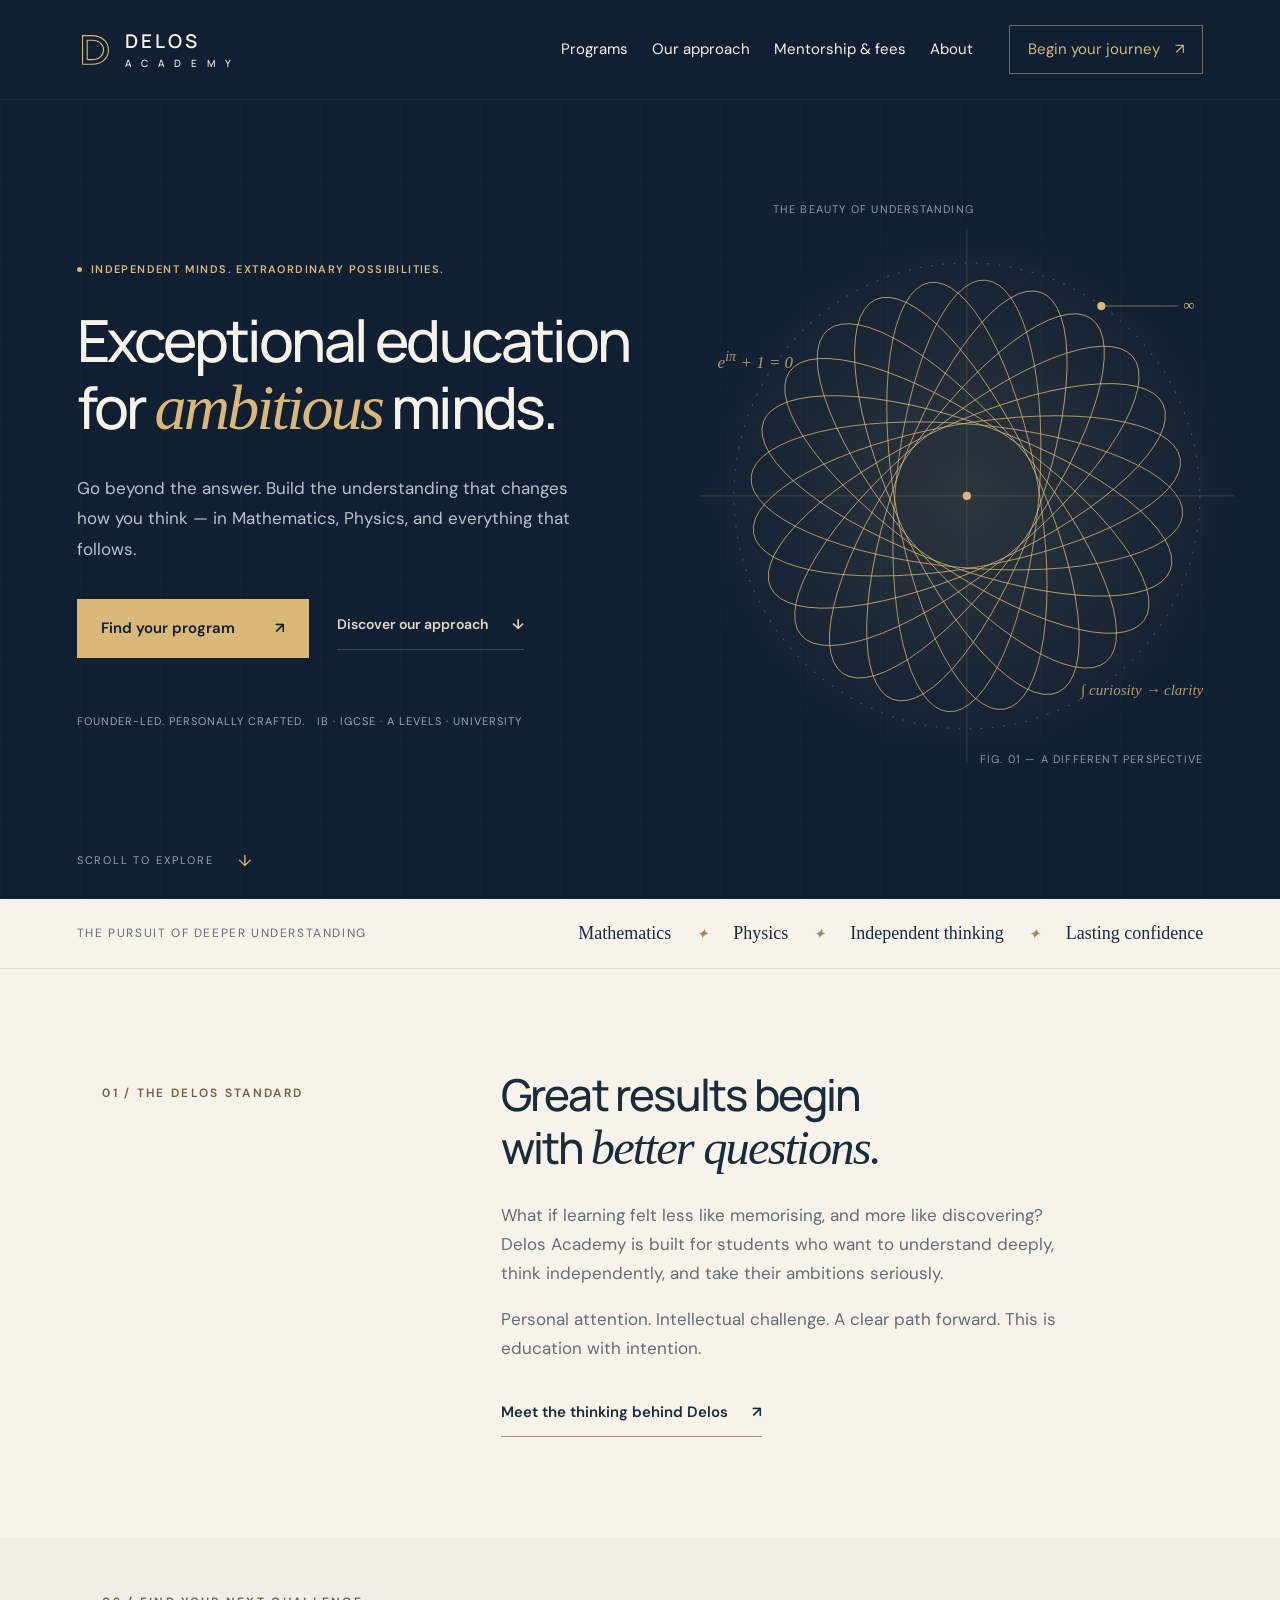
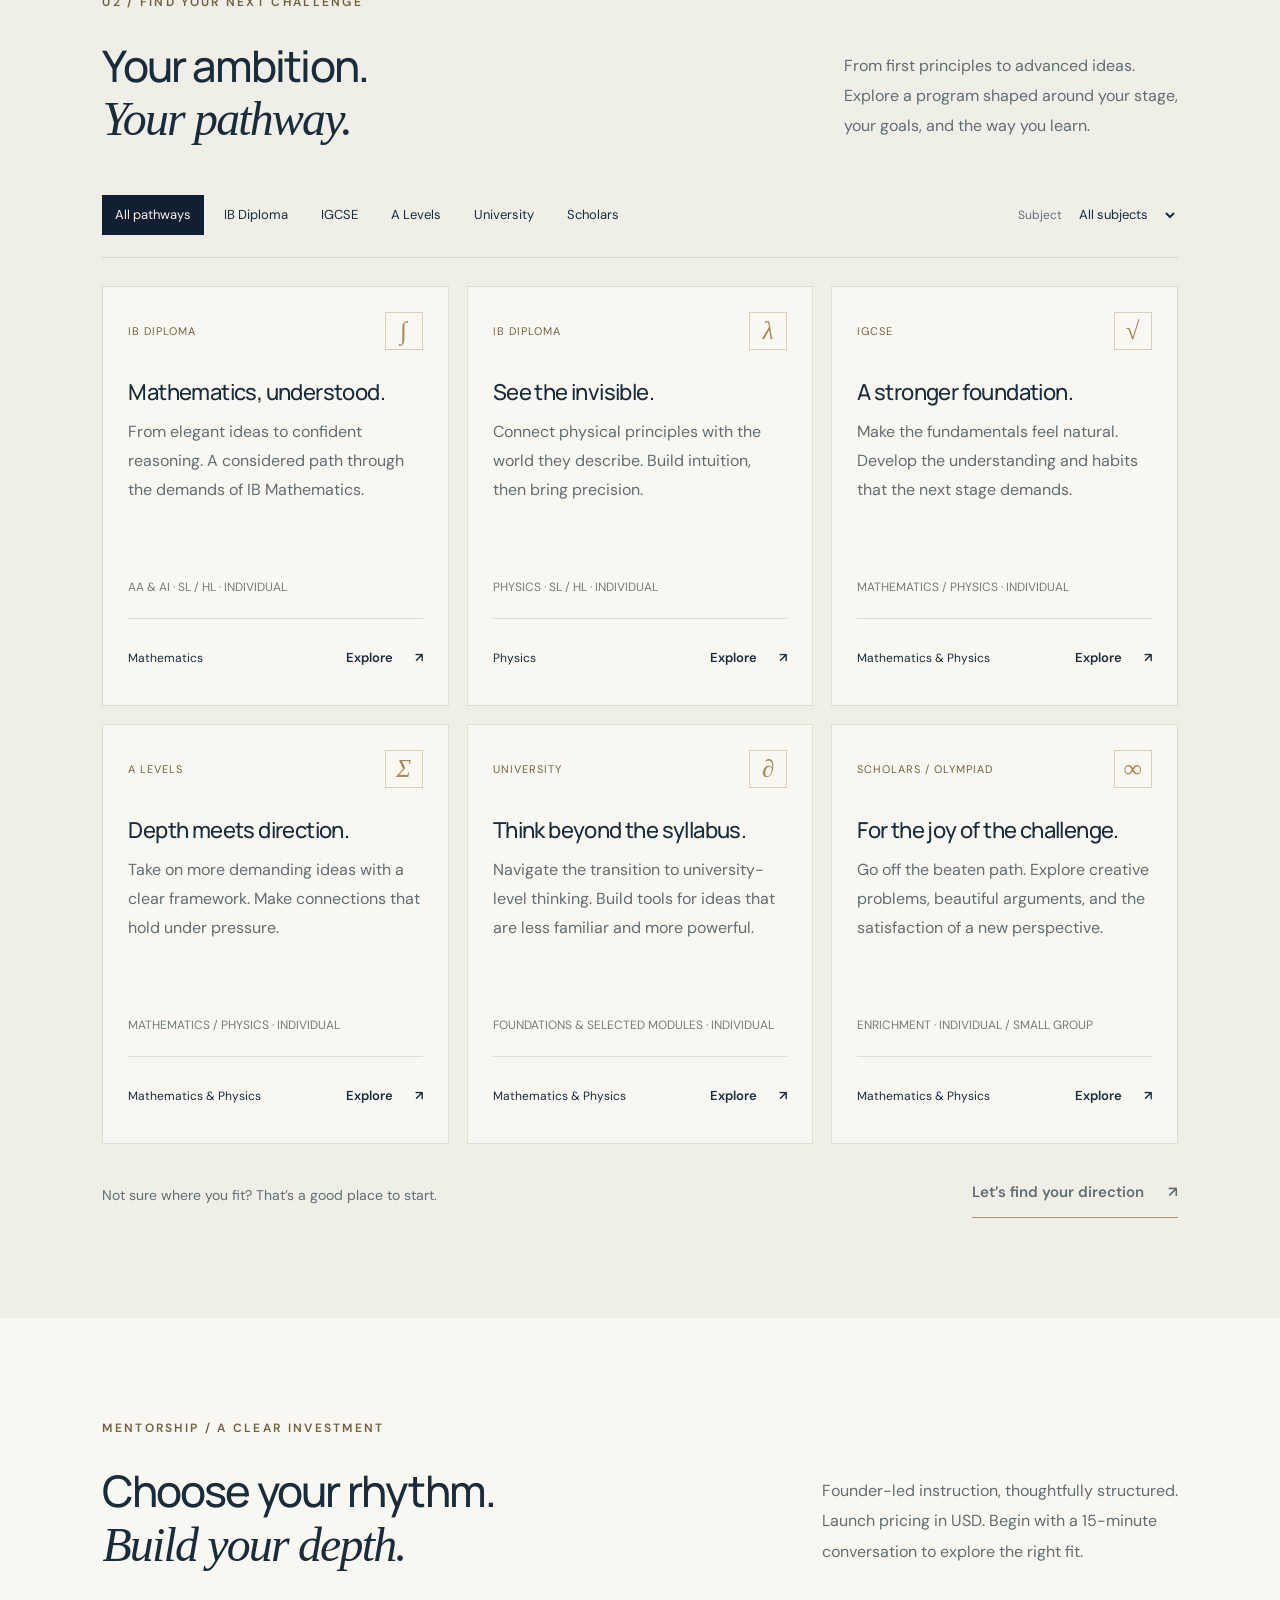
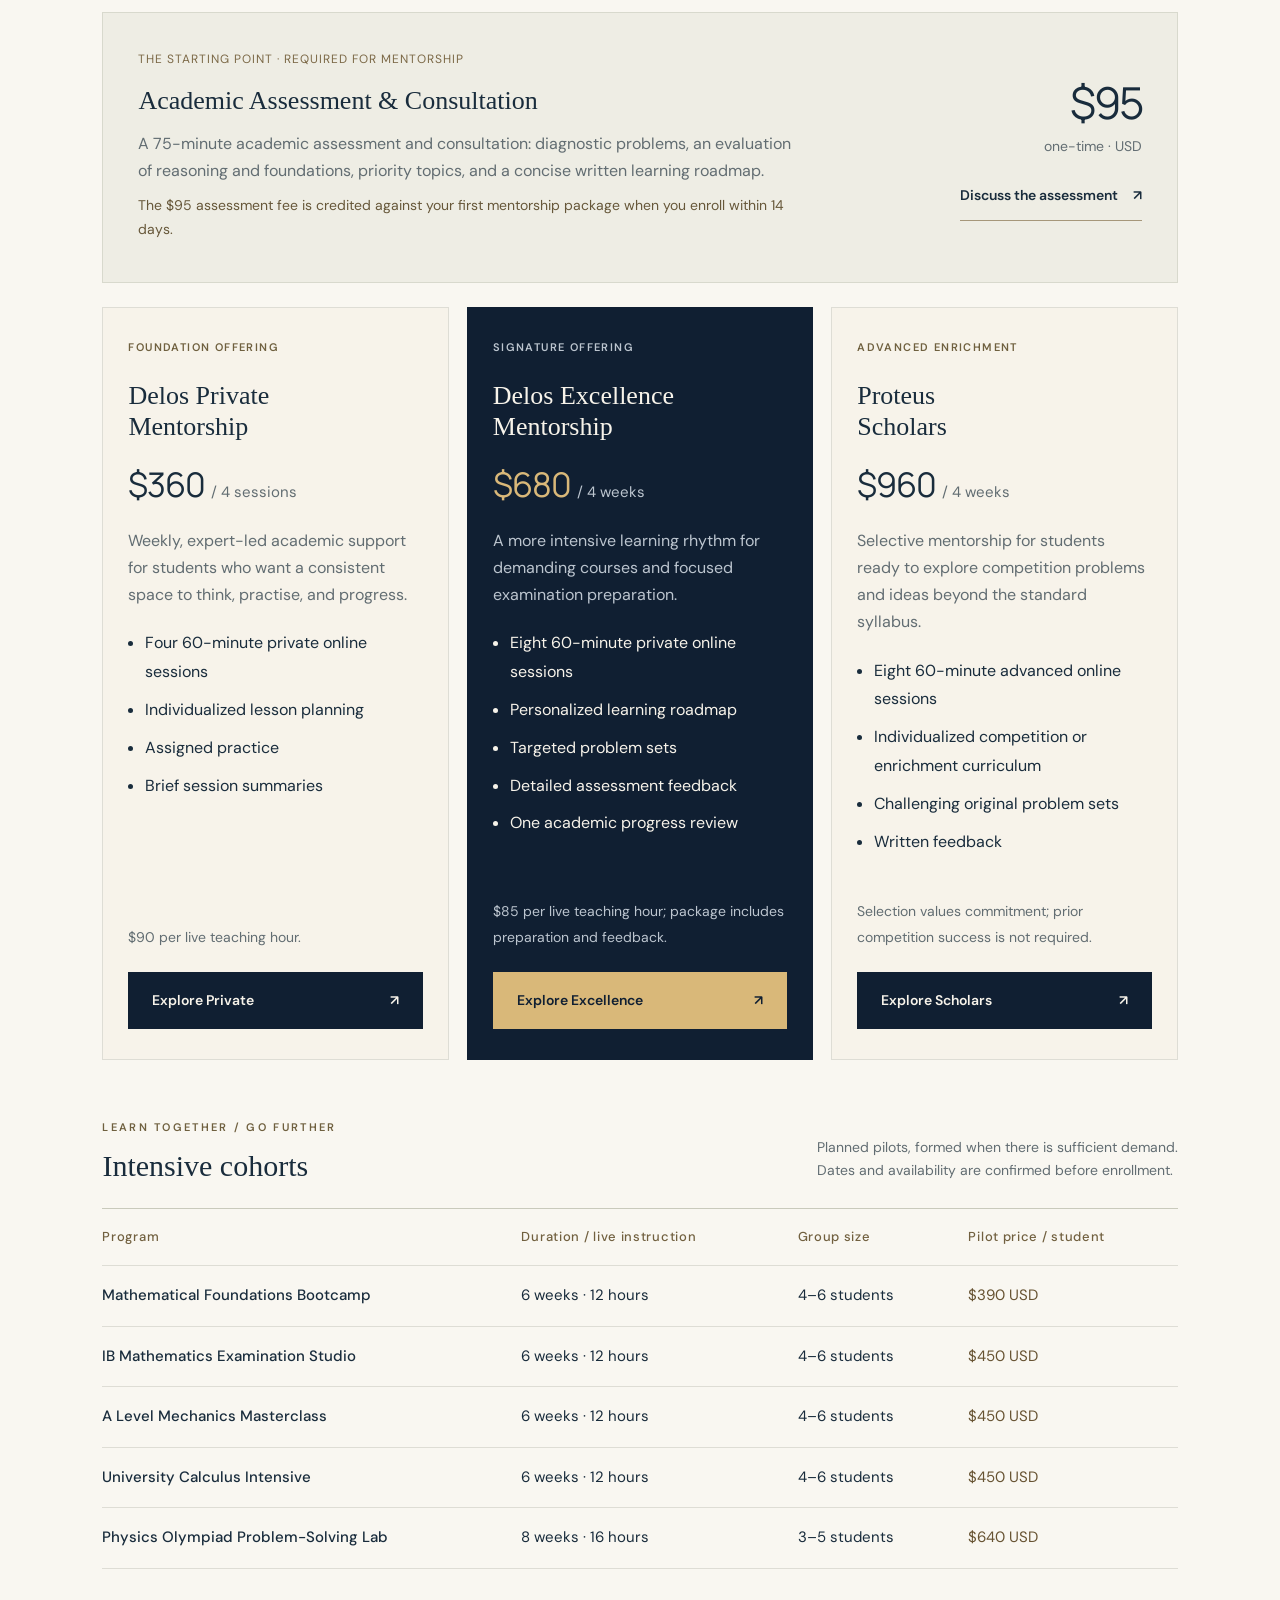
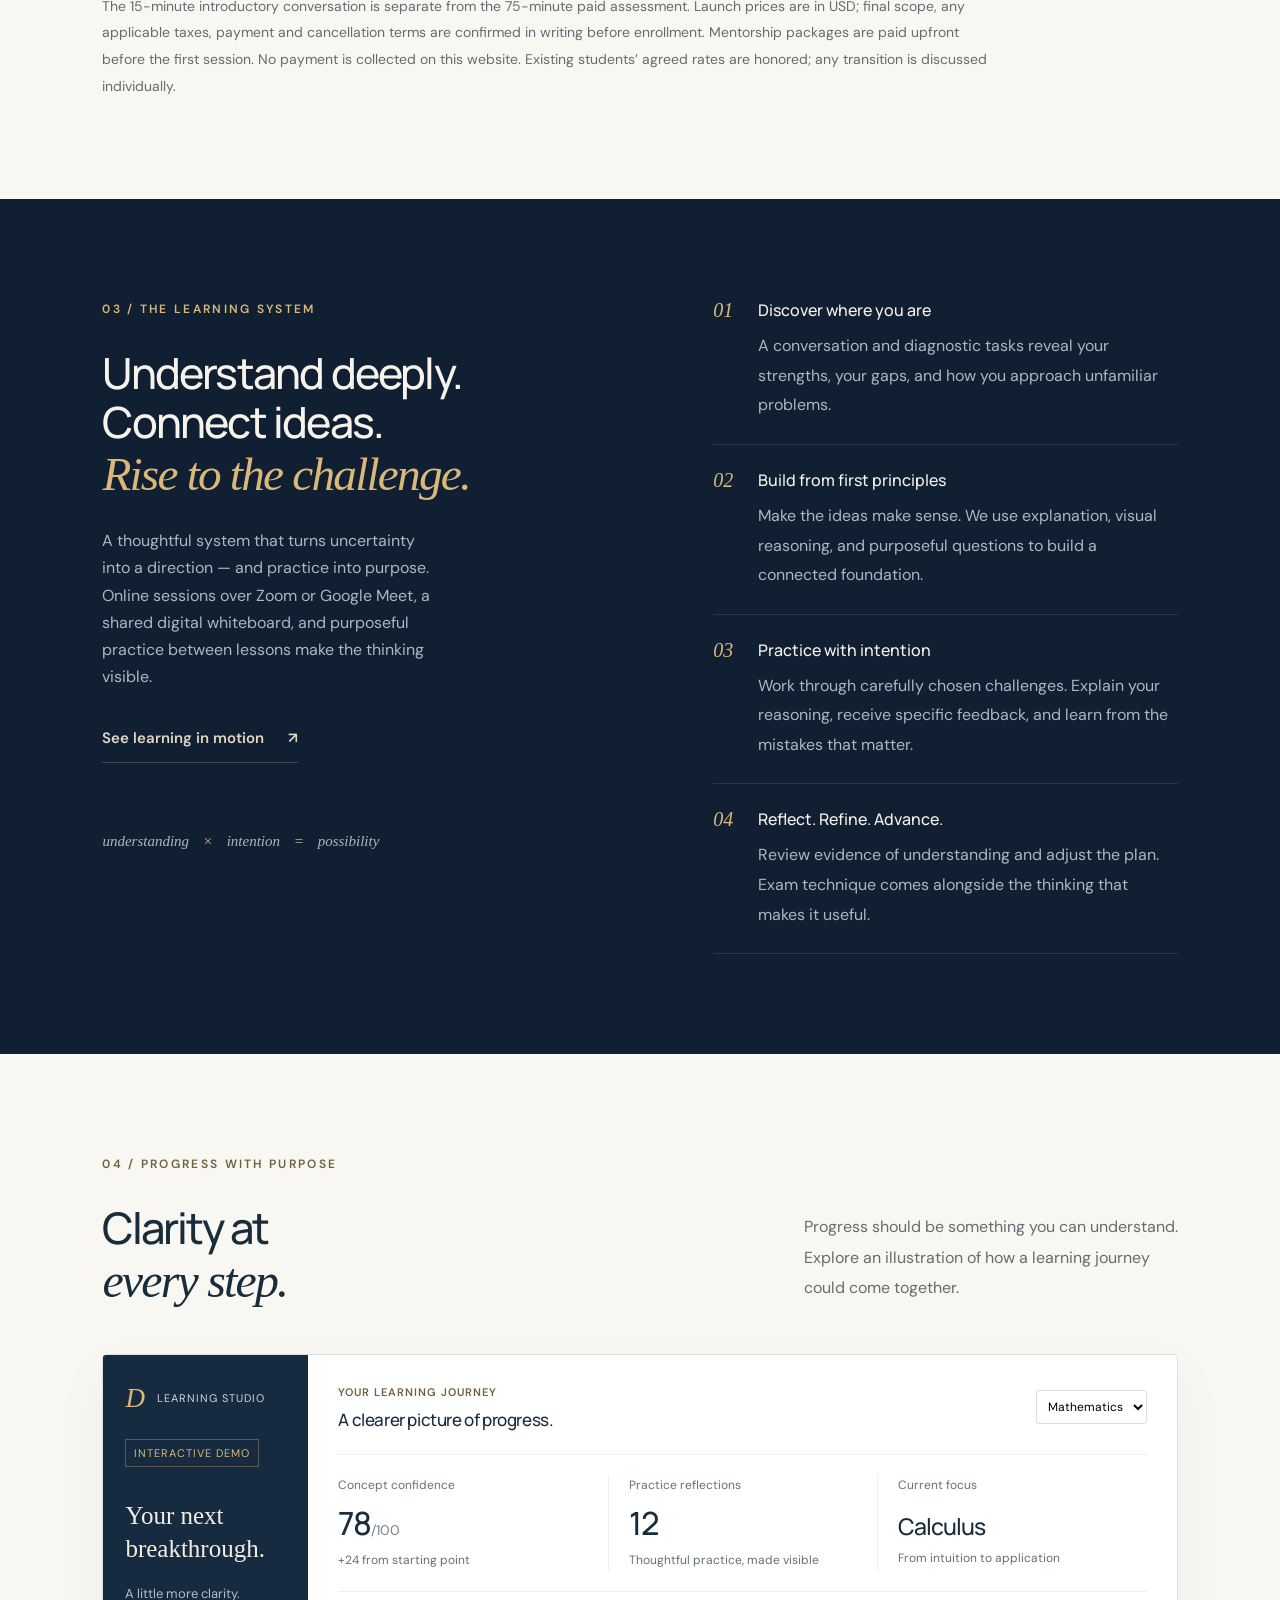
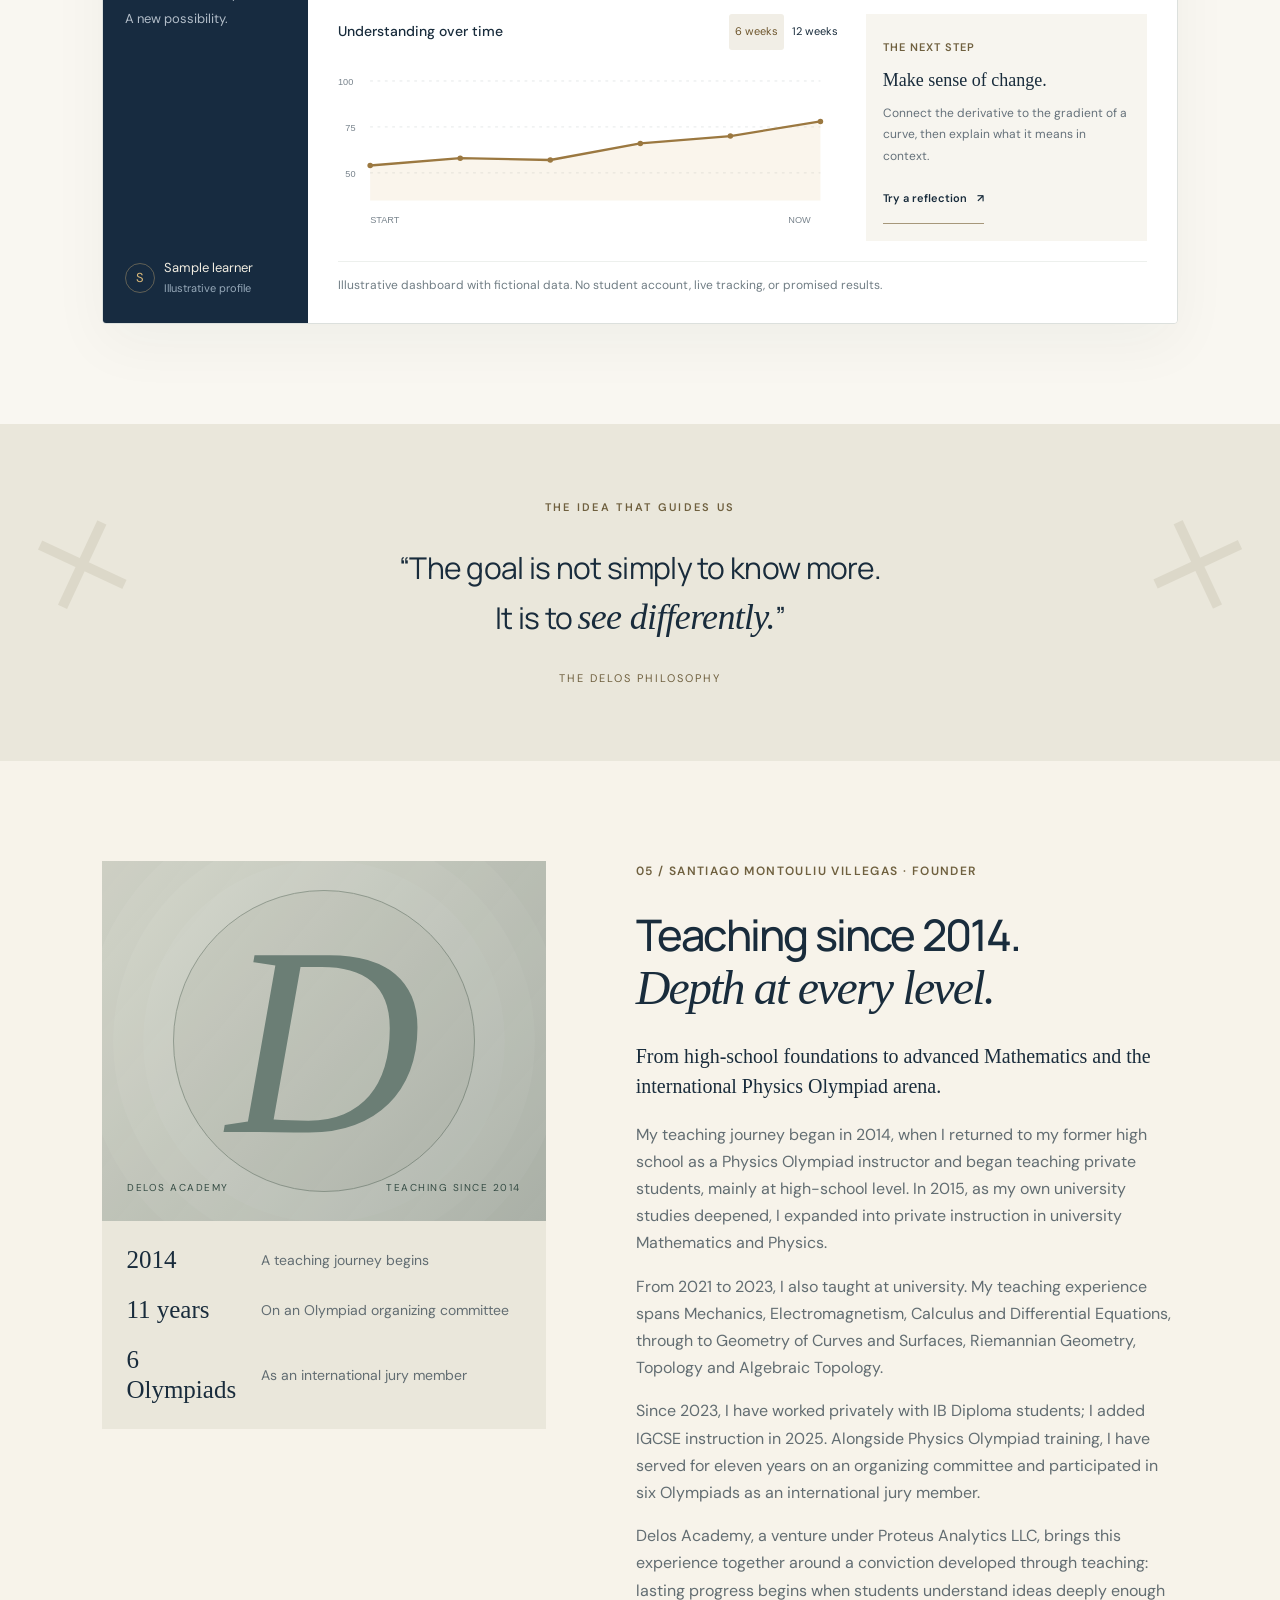
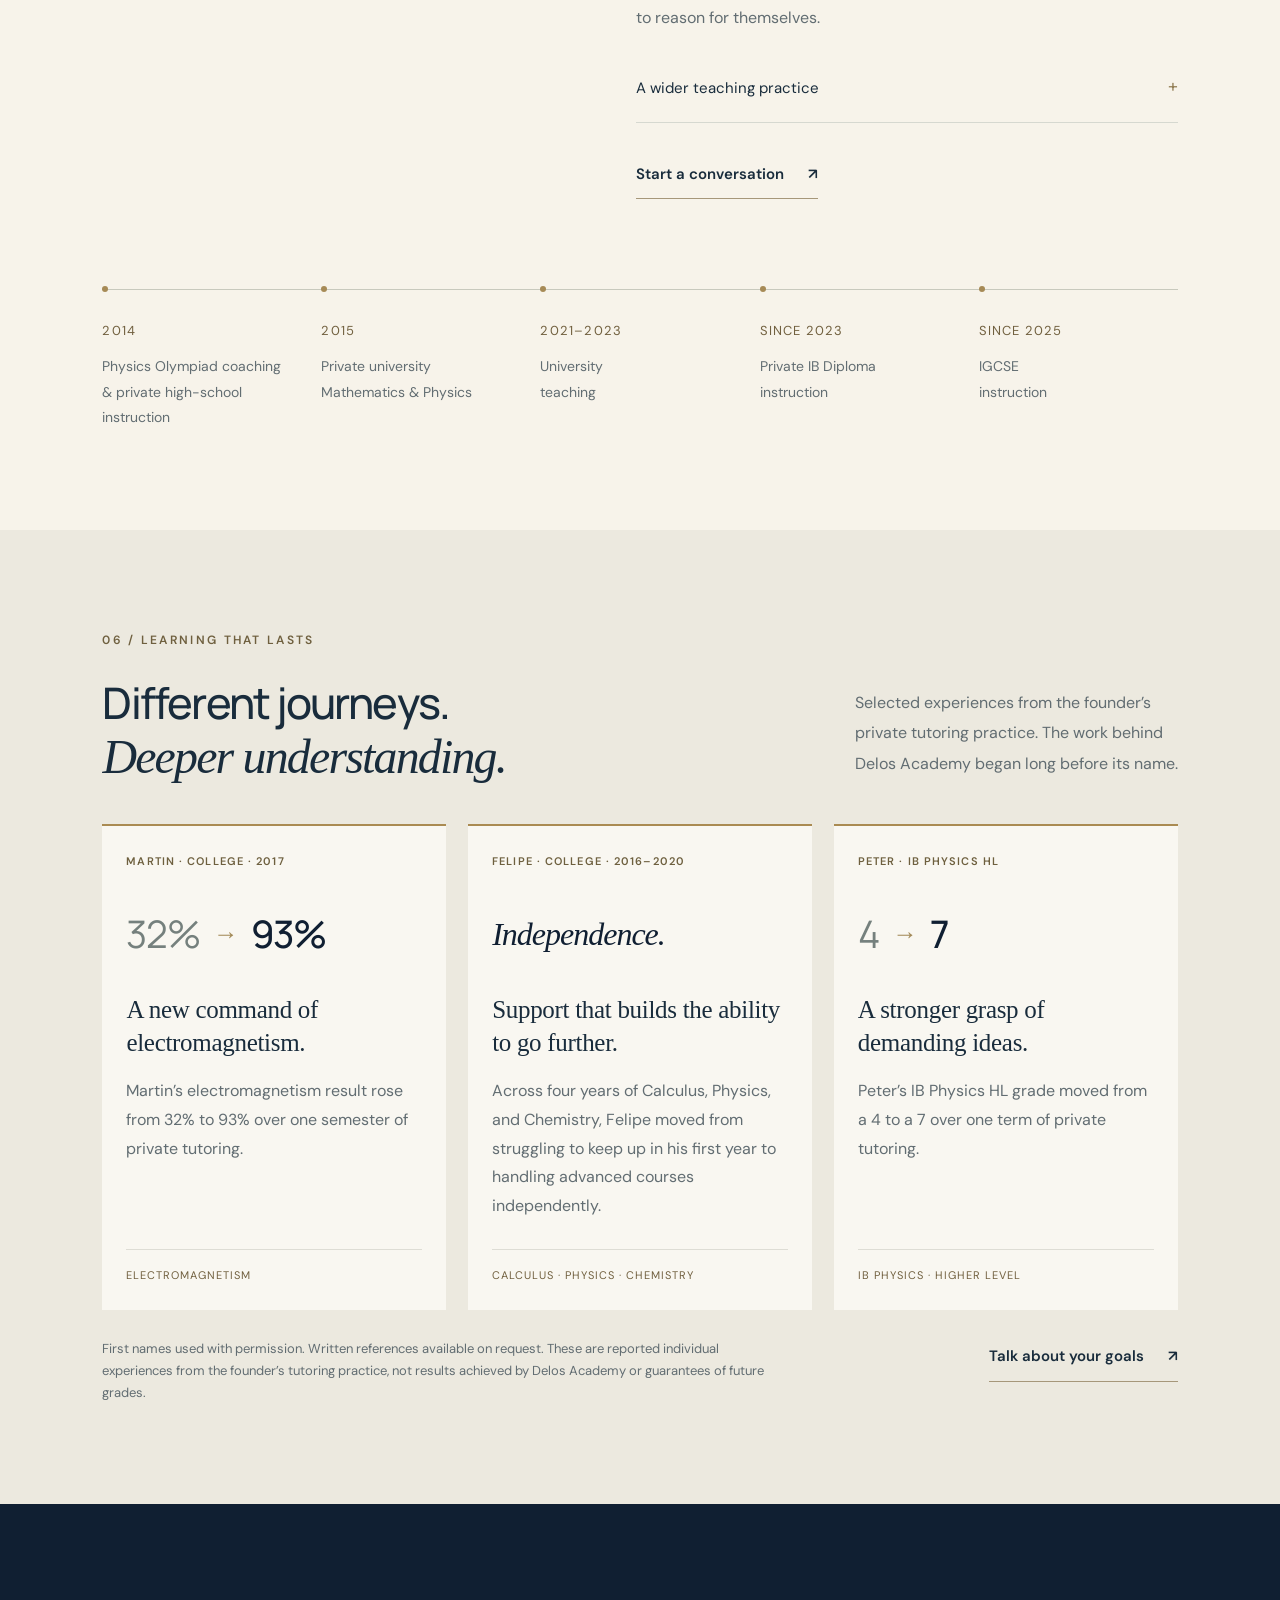
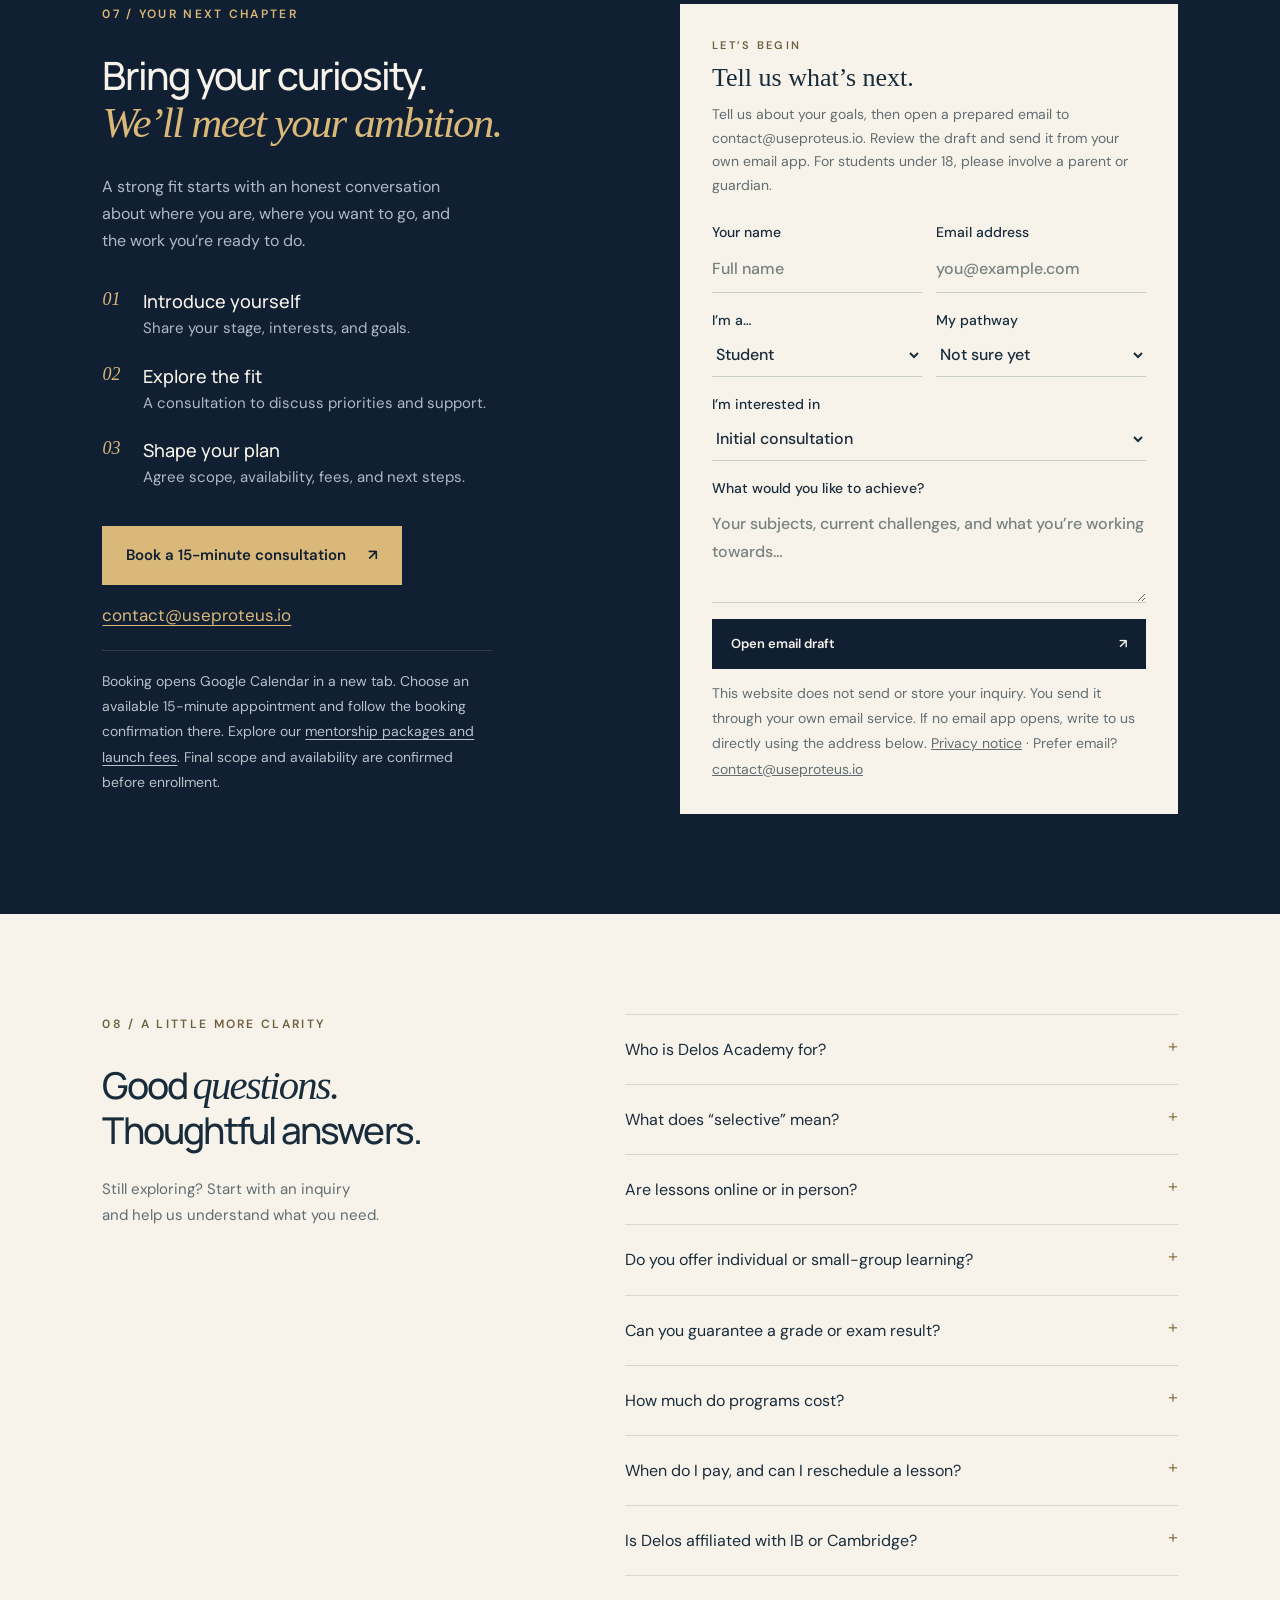
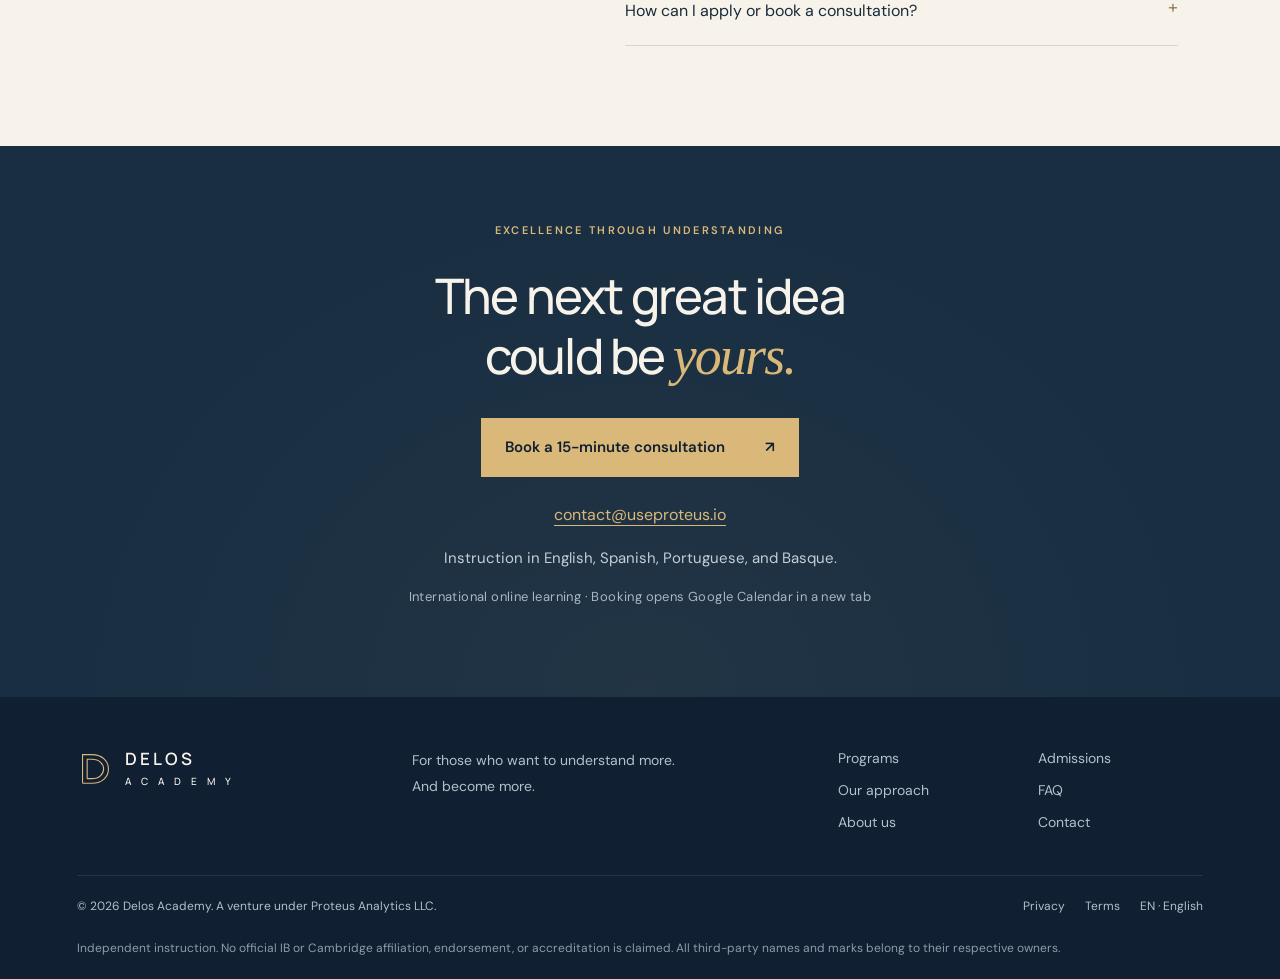
<file: index.html>
<!doctype html>
<html lang="en">
<head>
<meta charset="utf-8"><meta name="viewport" content="width=device-width,initial-scale=1">
<meta name="theme-color" content="#101F32"><title>Delos Academy — Excellence through understanding</title>
<meta name="description" content="Founder-led Mathematics and Physics for ambitious IB, IGCSE, A Level and university students. Discover a more thoughtful path to academic excellence.">
<meta property="og:type" content="website"><meta property="og:title" content="Delos Academy — Exceptional education for ambitious minds."><meta property="og:description" content="Mathematics. Physics. A deeper way of thinking. Explore founder-led international academic programs."><meta property="og:image" content="https://santimontouliu.github.io/proteus-academy/assets/social-card.png?v=20261026-delos"><meta property="og:url" content="https://santimontouliu.github.io/proteus-academy/"><meta name="twitter:card" content="summary_large_image">
<link rel="canonical" href="https://santimontouliu.github.io/proteus-academy/"><link rel="icon" href="./assets/mark.svg?v=20261026-delos" type="image/svg+xml"><link rel="stylesheet" href="./styles.css?v=20261026-delos">
<script type="application/ld+json">{"@context":"https://schema.org","@type":"EducationalOrganization","name":"Delos Academy","description":"Founder-led Mathematics and Physics education, a venture under Proteus Analytics LLC.","slogan":"Excellence through understanding","parentOrganization":{"@type":"Organization","name":"Proteus Analytics LLC"}}</script>
<script src="./app.js?v=20261026-delos" defer></script><script src="./email-draft.js?v=20261026-delos" defer></script>
</head>
<body>
<a class="skip" href="#main">Skip to content</a>
<header class="site-header"><a class="brand" href="#" aria-label="Delos Academy home"><svg viewBox="0 0 40 44" aria-hidden="true"><path d="M6 38V7h10c24 0 24 31 0 31H6M11 33V12h5c17 0 17 21 0 21H11"/></svg><span>DELOS<span class="brand-sub">A C A D E M Y</span></span></a><button class="menu-toggle" aria-expanded="false" aria-controls="navigation" aria-label="Open navigation"><span></span><span></span></button><nav id="navigation" aria-label="Main navigation"><a href="#programs">Programs</a><a href="#approach">Our approach</a><a href="#pricing">Mentorship &amp; fees</a><a href="#about">About</a><a class="nav-cta" href="#admissions">Begin your journey <span aria-hidden="true">↗</span></a></nav></header>
<main id="main">
<section class="hero" aria-labelledby="hero-title"><div class="hero-grid"></div><div class="hero-copy"><p class="eyebrow"><span></span> INDEPENDENT MINDS. EXTRAORDINARY POSSIBILITIES.</p><h1 id="hero-title">Exceptional education<br> for <em>ambitious</em> minds.</h1><p class="hero-description">Go beyond the answer. Build the understanding that changes how you think — in Mathematics, Physics, and everything that follows.</p><div class="hero-actions"><a class="button gold" href="#programs">Find your program <span aria-hidden="true">↗</span></a><a class="text-link light" href="#approach">Discover our approach <span aria-hidden="true">↓</span></a></div><div class="hero-foot"><span>FOUNDER-LED. PERSONALLY CRAFTED.</span><span>IB · IGCSE · A LEVELS · UNIVERSITY</span></div></div>
<div class="hero-art" aria-hidden="true"><span class="art-label label-top">THE BEAUTY OF UNDERSTANDING</span><svg class="orbital" viewBox="0 0 600 600"><defs><radialGradient id="glow"><stop stop-color="#D9B879" stop-opacity=".15"/><stop offset="1" stop-color="#D9B879" stop-opacity="0"/></radialGradient></defs><circle cx="300" cy="300" r="270" fill="url(#glow)"/><g class="orbits" fill="none" stroke="#D9B879" stroke-width=".7"><ellipse cx="300" cy="300" rx="211" ry="70" transform="rotate(-55 300 300)"/><ellipse cx="300" cy="300" rx="211" ry="70" transform="rotate(-40 300 300)"/><ellipse cx="300" cy="300" rx="211" ry="70" transform="rotate(-25 300 300)"/><ellipse cx="300" cy="300" rx="211" ry="70" transform="rotate(-10 300 300)"/><ellipse cx="300" cy="300" rx="211" ry="70" transform="rotate(5 300 300)"/><ellipse cx="300" cy="300" rx="211" ry="70" transform="rotate(20 300 300)"/><ellipse cx="300" cy="300" rx="211" ry="70" transform="rotate(35 300 300)"/><ellipse cx="300" cy="300" rx="211" ry="70" transform="rotate(50 300 300)"/><ellipse cx="300" cy="300" rx="211" ry="70" transform="rotate(65 300 300)"/><ellipse cx="300" cy="300" rx="211" ry="70" transform="rotate(80 300 300)"/><ellipse cx="300" cy="300" rx="211" ry="70" transform="rotate(95 300 300)"/><ellipse cx="300" cy="300" rx="211" ry="70" transform="rotate(110 300 300)"/></g><circle cx="300" cy="300" r="227" fill="none" stroke="#D9B879" stroke-opacity=".3" stroke-dasharray="2 9"/><path d="M40 300h520M300 40v520" stroke="#D9B879" stroke-opacity=".18"/><circle cx="300" cy="300" r="4" fill="#D9B879"/><circle cx="431" cy="115" r="4" fill="#D9B879"/><path d="M431 115h75" stroke="#D9B879" stroke-opacity=".5"/><text x="511" y="119" fill="#D9B879" font-family="Georgia" font-style="italic" font-size="15">∞</text></svg><span class="equation equation-one">e<sup>iπ</sup> + 1 = 0</span><span class="equation equation-two">∫ curiosity → clarity</span><span class="art-label label-bottom">FIG. 01 — A DIFFERENT PERSPECTIVE</span></div><a class="scroll-cue" href="#intro" aria-label="Explore Delos Academy">SCROLL TO EXPLORE <span>↓</span></a></section>
<div class="discipline-strip"><span>THE PURSUIT OF DEEPER UNDERSTANDING</span><p>Mathematics <i>✦</i> Physics <i>✦</i> Independent thinking <i>✦</i> Lasting confidence</p></div>
<section id="intro" class="section intro"><p class="eyebrow ink">01 / THE DELOS STANDARD</p><div><h2>Great results begin<br> with <em>better questions.</em></h2><p>What if learning felt less like memorising, and more like discovering? Delos Academy is built for students who want to understand deeply, think independently, and take their ambitions seriously.</p><p>Personal attention. Intellectual challenge. A clear path forward. This is education with intention.</p><a class="text-link" href="#about">Meet the thinking behind Delos <span>↗</span></a></div></section>
<section id="programs" class="section programs"><div class="section-heading"><div><p class="eyebrow ink">02 / FIND YOUR NEXT CHALLENGE</p><h2>Your ambition.<br> <em>Your pathway.</em></h2></div><p>From first principles to advanced ideas.<br> Explore a program shaped around your stage,<br> your goals, and the way you learn.</p></div><div class="catalog-controls"><div class="filters" role="group" aria-label="Filter programs by level"><button class="active" data-filter="all" aria-pressed="true">All pathways</button><button data-filter="IB" aria-pressed="false">IB Diploma</button><button data-filter="IGCSE" aria-pressed="false">IGCSE</button><button data-filter="A Levels" aria-pressed="false">A Levels</button><button data-filter="University" aria-pressed="false">University</button><button data-filter="Scholars" aria-pressed="false">Scholars</button></div><label class="subject-select">Subject <select id="subject-filter"><option value="all">All subjects</option><option value="Mathematics">Mathematics</option><option value="Physics">Physics</option></select></label></div><p id="catalog-status" class="sr-only" aria-live="polite"></p><div id="program-grid" class="program-grid"></div><noscript><p>Programs cover IB Mathematics and Physics, IGCSE Mathematics and Physics, A Level Mathematics and Physics, university foundations, and Scholars / Olympiad preparation. Enable JavaScript to explore program details and filters.</p></noscript><div class="catalog-note"><span>Not sure where you fit? That’s a good place to start.</span><a class="text-link" href="#admissions">Let’s find your direction <span>↗</span></a></div></section>
<section id="pricing" class="section pricing"><div class="section-heading"><div><p class="eyebrow ink">MENTORSHIP / A CLEAR INVESTMENT</p><h2>Choose your rhythm.<br> <em>Build your depth.</em></h2></div><p>Founder-led instruction, thoughtfully structured.<br> Launch pricing in USD. Begin with a 15-minute<br> conversation to explore the right fit.</p></div>
<div class="assessment-offer"><div><span class="small-label">THE STARTING POINT · REQUIRED FOR MENTORSHIP</span><h3>Academic Assessment &amp; Consultation</h3><p>A 75-minute academic assessment and consultation: diagnostic problems, an evaluation of reasoning and foundations, priority topics, and a concise written learning roadmap.</p><p class="assessment-credit">The $95 assessment fee is credited against your first mentorship package when you enroll within 14 days.</p></div><div class="assessment-price"><strong>$95</strong><span>one-time · USD</span><a class="text-link" href="https://calendar.app.google/bJGampQ4B7evMxxW9" target="_blank" rel="noopener noreferrer">Discuss the assessment <span aria-hidden="true">↗</span></a></div></div>
<div class="mentorship-grid"><article class="mentorship-card"><p class="eyebrow ink">FOUNDATION OFFERING</p><h3>Delos Private<br> Mentorship</h3><p class="service-price">$360 <span>/ 4 sessions</span></p><p>Weekly, expert-led academic support for students who want a consistent space to think, practise, and progress.</p><ul><li>Four 60-minute private online sessions</li><li>Individualized lesson planning</li><li>Assigned practice</li><li>Brief session summaries</li></ul><p class="rate-note">$90 per live teaching hour.</p><a class="button navy" href="#admissions">Explore Private <span aria-hidden="true">↗</span></a></article>
<article class="mentorship-card signature"><p class="eyebrow">SIGNATURE OFFERING</p><h3>Delos Excellence<br> Mentorship</h3><p class="service-price">$680 <span>/ 4 weeks</span></p><p>A more intensive learning rhythm for demanding courses and focused examination preparation.</p><ul><li>Eight 60-minute private online sessions</li><li>Personalized learning roadmap</li><li>Targeted problem sets</li><li>Detailed assessment feedback</li><li>One academic progress review</li></ul><p class="rate-note">$85 per live teaching hour; package includes preparation and feedback.</p><a class="button gold" href="#admissions">Explore Excellence <span aria-hidden="true">↗</span></a></article>
<article class="mentorship-card"><p class="eyebrow ink">ADVANCED ENRICHMENT</p><h3>Proteus<br> Scholars</h3><p class="service-price">$960 <span>/ 4 weeks</span></p><p>Selective mentorship for students ready to explore competition problems and ideas beyond the standard syllabus.</p><ul><li>Eight 60-minute advanced online sessions</li><li>Individualized competition or enrichment curriculum</li><li>Challenging original problem sets</li><li>Written feedback</li></ul><p class="rate-note">Selection values commitment; prior competition success is not required.</p><a class="button navy" href="#admissions">Explore Scholars <span aria-hidden="true">↗</span></a></article></div>
<div class="cohort-heading"><div><p class="eyebrow ink">LEARN TOGETHER / GO FURTHER</p><h3>Intensive cohorts</h3></div><p>Planned pilots, formed when there is sufficient demand.<br> Dates and availability are confirmed before enrollment.</p></div><div class="cohort-table-wrap" tabindex="0" role="region" aria-label="Planned group programs and pilot pricing; scroll horizontally on small screens"><table class="cohort-table"><caption class="sr-only">Planned intensive cohorts. All pilot prices are in US dollars per student.</caption><thead><tr><th scope="col">Program</th><th scope="col">Duration / live instruction</th><th scope="col">Group size</th><th scope="col">Pilot price / student</th></tr></thead><tbody><tr><th scope="row">Mathematical Foundations Bootcamp</th><td>6 weeks · 12 hours</td><td>4–6 students</td><td>$390 USD</td></tr><tr><th scope="row">IB Mathematics Examination Studio</th><td>6 weeks · 12 hours</td><td>4–6 students</td><td>$450 USD</td></tr><tr><th scope="row">A Level Mechanics Masterclass</th><td>6 weeks · 12 hours</td><td>4–6 students</td><td>$450 USD</td></tr><tr><th scope="row">University Calculus Intensive</th><td>6 weeks · 12 hours</td><td>4–6 students</td><td>$450 USD</td></tr><tr><th scope="row">Physics Olympiad Problem-Solving Lab</th><td>8 weeks · 16 hours</td><td>3–5 students</td><td>$640 USD</td></tr></tbody></table></div><p class="pricing-note">The 15-minute introductory conversation is separate from the 75-minute paid assessment. Launch prices are in USD; final scope, any applicable taxes, payment and cancellation terms are confirmed in writing before enrollment. Mentorship packages are paid upfront before the first session. No payment is collected on this website. Existing students’ agreed rates are honored; any transition is discussed individually.</p></section>
<section id="approach" class="approach section"><div class="approach-lead"><p class="eyebrow">03 / THE LEARNING SYSTEM</p><h2>Understand deeply.<br> Connect ideas.<br> <em>Rise to the challenge.</em></h2><p>A thoughtful system that turns uncertainty into a direction — and practice into purpose. Online sessions over Zoom or Google Meet, a shared digital whiteboard, and purposeful practice between lessons make the thinking visible.</p><a class="text-link light" href="#experience">See learning in motion <span>↗</span></a><div class="formula" aria-hidden="true">understanding <span>×</span> intention <span>=</span> possibility</div></div><div class="steps"><article><span>01</span><div><h3>Discover where you are</h3><p>A conversation and diagnostic tasks reveal your strengths, your gaps, and how you approach unfamiliar problems.</p></div></article><article><span>02</span><div><h3>Build from first principles</h3><p>Make the ideas make sense. We use explanation, visual reasoning, and purposeful questions to build a connected foundation.</p></div></article><article><span>03</span><div><h3>Practice with intention</h3><p>Work through carefully chosen challenges. Explain your reasoning, receive specific feedback, and learn from the mistakes that matter.</p></div></article><article><span>04</span><div><h3>Reflect. Refine. Advance.</h3><p>Review evidence of understanding and adjust the plan. Exam technique comes alongside the thinking that makes it useful.</p></div></article></div></section>
<section id="experience" class="section experience"><div class="section-heading"><div><p class="eyebrow ink">04 / PROGRESS WITH PURPOSE</p><h2>Clarity at<br> <em>every step.</em></h2></div><p>Progress should be something you can understand.<br> Explore an illustration of how a learning journey<br> could come together.</p></div><div class="dashboard"><div class="dash-sidebar"><div class="dash-brand">D<span>LEARNING STUDIO</span></div><p class="demo-label">INTERACTIVE DEMO</p><h3>Your next<br> breakthrough.</h3><p>A little more clarity.<br> A new possibility.</p><div class="dash-sidebar-bottom"><span class="avatar">S</span><div>Sample learner<small>Illustrative profile</small></div></div></div><div class="dash-main"><div class="dash-top"><div><p class="eyebrow ink">YOUR LEARNING JOURNEY</p><h3>A clearer picture of progress.</h3></div><label class="sr-only" for="demo-subject">Dashboard subject</label><select id="demo-subject"><option value="math">Mathematics</option><option value="physics">Physics</option></select></div><div class="dash-metrics"><div><span>Concept confidence</span><strong id="confidence">78<small>/100</small></strong><em id="confidence-change">+24 from starting point</em></div><div><span>Practice reflections</span><strong id="reflections">12</strong><em>Thoughtful practice, made visible</em></div><div><span>Current focus</span><strong class="focus-metric" id="focus-metric">Calculus</strong><em id="focus-caption">From intuition to application</em></div></div><div class="dash-bottom"><div class="chart-wrap"><div class="chart-title"><h4>Understanding over time</h4><div class="chart-tabs" role="group" aria-label="Demo chart range"><button class="active" data-range="6" aria-pressed="true">6 weeks</button><button data-range="12" aria-pressed="false">12 weeks</button></div></div><svg id="progress-chart" viewBox="0 0 550 190" role="img" aria-labelledby="chart-title chart-desc"><title id="chart-title">Illustrative concept confidence</title><desc id="chart-desc">Sample Mathematics confidence increases from 54 to 78 over six weeks. These are fictional values, not student results.</desc><g stroke="#e3e6e8" stroke-dasharray="3 5"><path d="M35 25h490M35 75h490M35 125h490"/></g><g fill="#78838c" font-size="10" font-family="Arial"><text x="0" y="29">100</text><text x="8" y="79">75</text><text x="8" y="129">50</text><text x="35" y="180">START</text><text x="490" y="180">NOW</text></g><path id="chart-area" d="" fill="#D9B879" opacity=".14"/><path id="chart-line" d="" fill="none" stroke="#9b7840" stroke-width="2.5" stroke-linejoin="round"/><g id="chart-dots" fill="#9b7840"/></svg></div><div class="next-session"><span class="eyebrow ink">THE NEXT STEP</span><h4 id="next-title">Make sense of change.</h4><p id="next-copy">Connect the derivative to the gradient of a curve, then explain what it means in context.</p><button class="text-link" id="show-reflection">Try a reflection <span>↗</span></button></div></div><p class="demo-disclaimer">Illustrative dashboard with fictional data. No student account, live tracking, or promised results.</p></div></div></section>
<section class="manifesto"><p class="eyebrow ink">THE IDEA THAT GUIDES US</p><blockquote>“The goal is not simply to know more.<br> It is to <em>see differently.</em>”</blockquote><p>THE DELOS PHILOSOPHY</p></section>
<section id="about" class="section about">
<div class="founder-panel"><div class="founder-art" aria-hidden="true"><div class="founder-monogram">D</div><div class="founder-art-bottom"><span>DELOS ACADEMY</span><span>TEACHING SINCE 2014</span></div></div><dl class="founder-facts"><div><dt>2014</dt><dd>A teaching journey begins</dd></div><div><dt>11 years</dt><dd>On an Olympiad organizing committee</dd></div><div><dt>6 Olympiads</dt><dd>As an international jury member</dd></div></dl></div>
<div class="about-copy"><p class="eyebrow ink">05 / SANTIAGO MONTOULIU VILLEGAS · FOUNDER</p><h2>Teaching since 2014.<br> <em>Depth at every level.</em></h2><p class="large-copy">From high-school foundations to advanced Mathematics and the international Physics Olympiad arena.</p>
<p>My teaching journey began in 2014, when I returned to my former high school as a Physics Olympiad instructor and began teaching private students, mainly at high-school level. In 2015, as my own university studies deepened, I expanded into private instruction in university Mathematics and Physics.</p>
<p>From 2021 to 2023, I also taught at university. My teaching experience spans Mechanics, Electromagnetism, Calculus and Differential Equations, through to Geometry of Curves and Surfaces, Riemannian Geometry, Topology and Algebraic Topology.</p>
<p>Since 2023, I have worked privately with IB Diploma students; I added IGCSE instruction in 2025. Alongside Physics Olympiad training, I have served for eleven years on an organizing committee and participated in six Olympiads as an international jury member.</p>
<p>Delos Academy, a venture under Proteus Analytics LLC, brings this experience together around a conviction developed through teaching: lasting progress begins when students understand ideas deeply enough to reason for themselves.</p>
<details class="teaching-breadth"><summary>A wider teaching practice</summary><p>My private IB teaching has included Physics, Mathematics Analysis and Approaches, Mathematics Applications and Interpretation, Chemistry, Business Management, and Environmental Systems and Societies. My IGCSE experience includes Mathematics, Physics, Combined Sciences, and environmental studies.</p><p>I have also taught high-school Mathematics, Chemistry, Physics, and English, and Basque through the Euskara Munduan program. This breadth informs an academy whose core focus is Mathematics and Physics.</p></details>
<a class="text-link founder-link" href="#admissions">Start a conversation <span aria-hidden="true">↗</span></a></div>
<div class="founder-timeline" aria-label="Teaching experience timeline"><div><span>2014</span><p>Physics Olympiad coaching<br> &amp; private high-school instruction</p></div><div><span>2015</span><p>Private university<br> Mathematics &amp; Physics</p></div><div><span>2021–2023</span><p>University<br> teaching</p></div><div><span>SINCE 2023</span><p>Private IB Diploma<br> instruction</p></div><div><span>SINCE 2025</span><p>IGCSE<br> instruction</p></div></div>
</section>
<section id="evidence" class="section student-experiences" aria-labelledby="student-experiences-title"><div class="section-heading"><div><p class="eyebrow ink">06 / LEARNING THAT LASTS</p><h2 id="student-experiences-title">Different journeys.<br> <em>Deeper understanding.</em></h2></div><p>Selected experiences from the founder’s<br> private tutoring practice. The work behind<br> Delos Academy began long before its name.</p></div><div class="student-stories"><article class="student-story"><p class="story-context">MARTIN · COLLEGE · 2017</p><div class="story-result"><span>32%</span><span class="story-arrow" aria-label="to">→</span><strong>93%</strong></div><h3>A new command of electromagnetism.</h3><p>Martin’s electromagnetism result rose from 32% to 93% over one semester of private tutoring.</p><span class="story-subject">ELECTROMAGNETISM</span></article><article class="student-story"><p class="story-context">FELIPE · COLLEGE · 2016–2020</p><div class="story-result story-result-words"><strong>Independence.</strong></div><h3>Support that builds the ability to go further.</h3><p>Across four years of Calculus, Physics, and Chemistry, Felipe moved from struggling to keep up in his first year to handling advanced courses independently.</p><span class="story-subject">CALCULUS · PHYSICS · CHEMISTRY</span></article><article class="student-story"><p class="story-context">PETER · IB PHYSICS HL</p><div class="story-result"><span>4</span><span class="story-arrow" aria-label="to">→</span><strong>7</strong></div><h3>A stronger grasp of demanding ideas.</h3><p>Peter’s IB Physics HL grade moved from a 4 to a 7 over one term of private tutoring.</p><span class="story-subject">IB PHYSICS · HIGHER LEVEL</span></article></div><div class="story-footnote"><p>First names used with permission. Written references available on request. These are reported individual experiences from the founder’s tutoring practice, not results achieved by Delos Academy or guarantees of future grades.</p><a class="text-link" href="#admissions">Talk about your goals <span aria-hidden="true">↗</span></a></div></section>
<section id="admissions" class="section admissions"><div class="admissions-copy"><p class="eyebrow">07 / YOUR NEXT CHAPTER</p><h2>Bring your curiosity.<br> <em>We’ll meet your ambition.</em></h2><p>A strong fit starts with an honest conversation about where you are, where you want to go, and the work you’re ready to do.</p><ol class="admission-steps"><li><span>01</span><div><h3>Introduce yourself</h3><p>Share your stage, interests, and goals.</p></div></li><li><span>02</span><div><h3>Explore the fit</h3><p>A consultation to discuss priorities and support.</p></div></li><li><span>03</span><div><h3>Shape your plan</h3><p>Agree scope, availability, fees, and next steps.</p></div></li></ol><div class="admissions-booking"><a class="button gold" href="https://calendar.app.google/bJGampQ4B7evMxxW9" target="_blank" rel="noopener noreferrer">Book a 15-minute consultation <span aria-hidden="true">↗</span></a><a class="consultation-email" href="mailto:contact@useproteus.io">contact@useproteus.io</a><p class="admissions-note">Booking opens Google Calendar in a new tab. Choose an available 15-minute appointment and follow the booking confirmation there. Explore our <a href="#pricing">mentorship packages and launch fees</a>. Final scope and availability are confirmed before enrollment.</p></div></div><form id="inquiry-form" class="inquiry-form" action="mailto:contact@useproteus.io" method="POST" enctype="text/plain"><p class="eyebrow ink">LET’S BEGIN</p><h3>Tell us what’s next.</h3><p class="form-intro">Tell us about your goals, then open a prepared email to contact@useproteus.io. Review the draft and send it from your own email app. For students under 18, please involve a parent or guardian.</p><div class="form-row"><label>Your name<input name="name" autocomplete="name" maxlength="100" required placeholder="Full name"></label><label>Email address<input name="email" type="email" autocomplete="email" maxlength="254" required placeholder="you@example.com"></label></div><div class="form-row"><label>I’m a…<select name="role"><option>Student</option><option>Parent or guardian</option><option>Other</option></select></label><label>My pathway<select name="pathway" id="inquiry-pathway"><option>Not sure yet</option> <option>IB Diploma</option><option>IGCSE</option><option>A Levels</option><option>University</option><option>Scholars / Olympiad</option></select></label></div><label>I’m interested in<select name="interest"><option>Initial consultation</option><option>Mathematics instruction</option><option>Physics instruction</option><option>Scholars / Olympiad preparation</option></select></label><label>What would you like to achieve?<textarea name="goals" rows="3" maxlength="2000" required placeholder="Your subjects, current challenges, and what you’re working towards…"></textarea></label><button class="button navy" type="submit">Open email draft <span aria-hidden="true">↗</span></button><p class="form-status" id="form-status" role="status" aria-live="polite" aria-atomic="true" tabindex="-1"></p><p class="form-privacy">This website does not send or store your inquiry. You send it through your own email service. If no email app opens, write to us directly using the address below. <a href="./privacy.html">Privacy notice</a> · Prefer email? <a href="mailto:contact@useproteus.io">contact@useproteus.io</a></p></form></section>
<section id="faq" class="section faq"><div><p class="eyebrow ink">08 / A LITTLE MORE CLARITY</p><h2>Good <em>questions.</em><br> Thoughtful answers.</h2><p>Still exploring? Start with an inquiry<br> and help us understand what you need.</p></div><div class="faq-list"><details><summary>Who is Delos Academy for?</summary><p>Ambitious students studying Mathematics or Physics at IB Diploma, IGCSE, A Level, or university level, and students seeking deeper enrichment through Scholars / Olympiad preparation. A diagnostic conversation helps establish fit.</p></details><details><summary>What does “selective” mean?</summary><p>We look for curiosity, willingness to practise, and a fit between the student’s goals and available expertise. Selectivity is about thoughtful support and capacity, not a promise of admission or an invented academic cutoff.</p></details><details><summary>Are lessons online or in person?</summary><p>Lessons are delivered online over Zoom or Google Meet, with a shared digital whiteboard so each step stays visible. Teaching is available in English, Spanish, Portuguese, and Basque. Session times and the platform are agreed during consultation.</p></details><details><summary>Do you offer individual or small-group learning?</summary><p>We offer individual online instruction and small-group Scholars / Olympiad sessions. Group formation, lesson length, schedule, and availability are confirmed before enrollment.</p></details><details><summary>Can you guarantee a grade or exam result?</summary><p>No. Learning depends on many factors, including prior preparation, independent practice, attendance, and assessment conditions. We focus on clear goals, thoughtful feedback, and evidence of understanding.</p></details><details><summary>How much do programs cost?</summary><p>Launch pricing is in USD: $95 for a 75-minute assessment; $360 for four 60-minute Private Mentorship sessions; $680 for eight 60-minute Excellence sessions over four weeks; and $960 for eight 60-minute Scholars sessions over four weeks. <a href="#pricing">See mentorship packages and planned cohort prices</a>. Final scope, any applicable taxes, payment and cancellation terms are confirmed in writing before enrollment.</p></details><details><summary>When do I pay, and can I reschedule a lesson?</summary><p>Mentorship packages are paid upfront before the first session. For individual lessons, give at least 12 hours’ notice to reschedule without charge, subject to availability. With less notice or a no-show, the session counts as used. If the instructor cancels, you are offered a replacement session or a refund for that session. Emergency exceptions may be considered at the academy’s discretion. Full enrollment terms are supplied before you commit.</p></details><details><summary>Is Delos affiliated with IB or Cambridge?</summary><p>No official affiliation, endorsement, accreditation, or authorization is claimed. References to IB, IGCSE, and A Levels identify students’ study pathways. Delos Academy is an independent education venture.</p></details><details><summary>How can I apply or book a consultation?</summary><p>Book a 15-minute consultation through <a href="https://calendar.app.google/bJGampQ4B7evMxxW9" target="_blank" rel="noopener noreferrer">Google Calendar (opens in a new tab)</a>, or email <a href="mailto:contact@useproteus.io">contact@useproteus.io</a>. The inquiry builder opens a prefilled draft in your email app; you review it and send it yourself. It does not submit information to a form service, book a meeting, or confirm enrollment. Students under 18 should involve a parent or guardian.</p></details></div></section>
<section id="contact" class="contact-band"><p class="eyebrow">EXCELLENCE THROUGH UNDERSTANDING</p><h2>The next great idea<br> could be <em>yours.</em></h2><a class="button gold" href="https://calendar.app.google/bJGampQ4B7evMxxW9" target="_blank" rel="noopener noreferrer">Book a 15-minute consultation <span aria-hidden="true">↗</span></a><p><a class="contact-email" href="mailto:contact@useproteus.io">contact@useproteus.io</a></p><p class="teaching-languages">Instruction in English, Spanish, Portuguese, and Basque.</p><p>International online learning · Booking opens Google Calendar in a new tab</p></section>
</main>
<footer><div class="footer-top"><a class="brand" href="#"><svg viewBox="0 0 40 44" aria-hidden="true"><path d="M6 38V7h10c24 0 24 31 0 31H6M11 33V12h5c17 0 17 21 0 21H11"/></svg><span>DELOS<span class="brand-sub">A C A D E M Y</span></span></a><p>For those who want to understand more.<br> And become more.</p><div><a href="#programs">Programs</a><a href="#approach">Our approach</a><a href="#about">About us</a></div><div><a href="#admissions">Admissions</a><a href="#faq">FAQ</a><a href="#contact">Contact</a></div></div><div class="footer-bottom"><span>© <span id="year">2026</span> Delos Academy. A venture under Proteus Analytics LLC.</span><div><a href="./privacy.html">Privacy</a><a href="./terms.html">Terms</a><span lang="en">EN · English</span></div></div><p class="affiliation">Independent instruction. No official IB or Cambridge affiliation, endorsement, or accreditation is claimed. All third-party names and marks belong to their respective owners.</p></footer>
<dialog id="detail-dialog" aria-labelledby="dialog-title"><button class="dialog-close" aria-label="Close dialog">×</button><div id="dialog-content"></div></dialog>
</body></html>
</file>
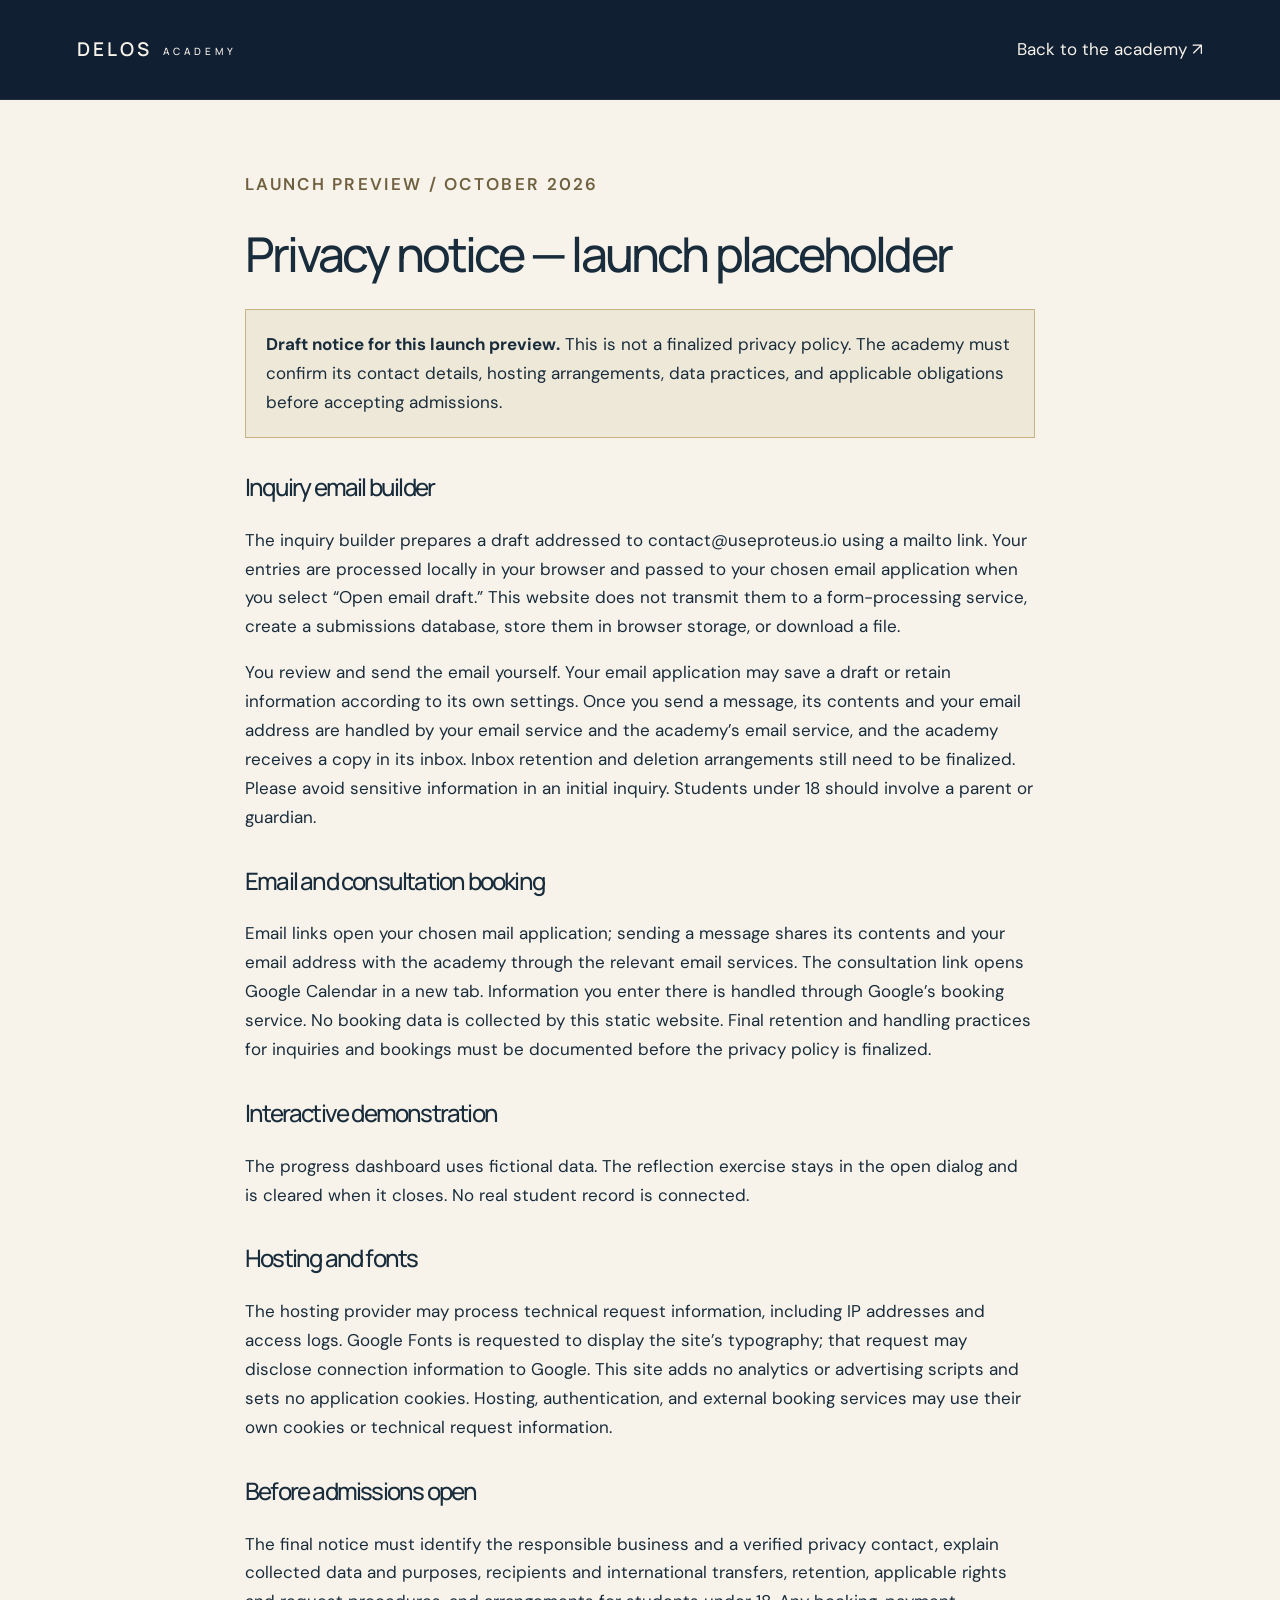
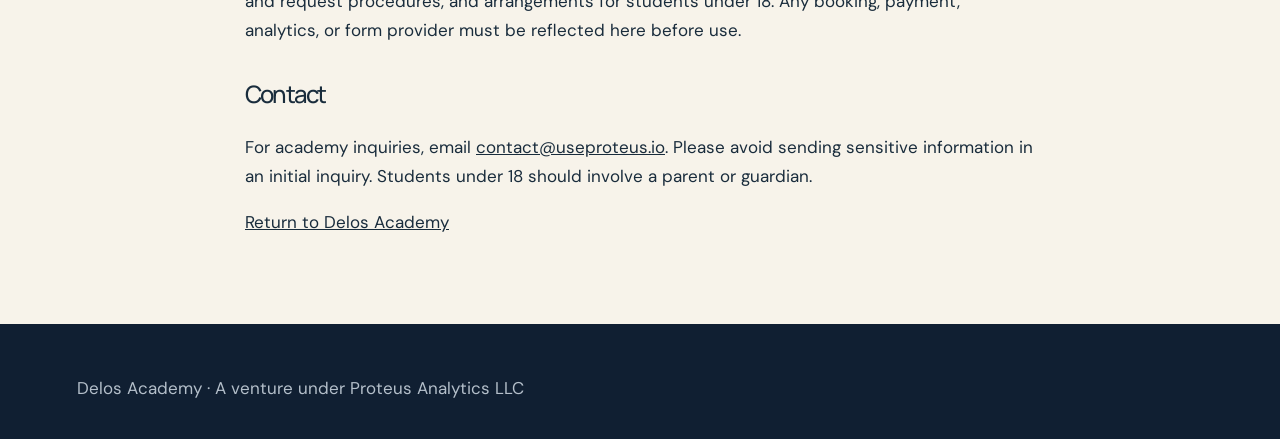
<file: privacy.html>
<!doctype html><html lang="en"><head><meta charset="utf-8"><meta name="viewport" content="width=device-width,initial-scale=1"><meta name="robots" content="noindex"><title>Privacy notice — launch placeholder | Delos Academy</title><meta name="description" content="Delos Academy launch preview information."><link rel="stylesheet" href="./styles.css"><link rel="icon" href="./assets/mark.svg"></head><body><a class="skip" href="#main">Skip to content</a><header class="site-header"><a class="brand" href="./index.html">DELOS <span class="brand-sub">ACADEMY</span></a><a href="./index.html#admissions">Back to the academy ↗</a></header><main id="main" class="legal"><p class="eyebrow ink">LAUNCH PREVIEW / OCTOBER 2026</p><h1>Privacy notice — launch placeholder</h1><p class="legal-notice"><strong>Draft notice for this launch preview.</strong> This is not a finalized privacy policy. The academy must confirm its contact details, hosting arrangements, data practices, and applicable obligations before accepting admissions.</p>
<h2>Inquiry email builder</h2><p>The inquiry builder prepares a draft addressed to contact@useproteus.io using a mailto link. Your entries are processed locally in your browser and passed to your chosen email application when you select “Open email draft.” This website does not transmit them to a form-processing service, create a submissions database, store them in browser storage, or download a file.</p><p>You review and send the email yourself. Your email application may save a draft or retain information according to its own settings. Once you send a message, its contents and your email address are handled by your email service and the academy’s email service, and the academy receives a copy in its inbox. Inbox retention and deletion arrangements still need to be finalized. Please avoid sensitive information in an initial inquiry. Students under 18 should involve a parent or guardian.</p><h2>Email and consultation booking</h2><p>Email links open your chosen mail application; sending a message shares its contents and your email address with the academy through the relevant email services. The consultation link opens Google Calendar in a new tab. Information you enter there is handled through Google’s booking service. No booking data is collected by this static website. Final retention and handling practices for inquiries and bookings must be documented before the privacy policy is finalized.</p><h2>Interactive demonstration</h2><p>The progress dashboard uses fictional data. The reflection exercise stays in the open dialog and is cleared when it closes. No real student record is connected.</p><h2>Hosting and fonts</h2><p>The hosting provider may process technical request information, including IP addresses and access logs. Google Fonts is requested to display the site’s typography; that request may disclose connection information to Google. This site adds no analytics or advertising scripts and sets no application cookies. Hosting, authentication, and external booking services may use their own cookies or technical request information.</p><h2>Before admissions open</h2><p>The final notice must identify the responsible business and a verified privacy contact, explain collected data and purposes, recipients and international transfers, retention, applicable rights and request procedures, and arrangements for students under 18. Any booking, payment, analytics, or form provider must be reflected here before use.</p><h2>Contact</h2><p>For academy inquiries, email <a href="mailto:contact@useproteus.io">contact@useproteus.io</a>. Please avoid sending sensitive information in an initial inquiry. Students under 18 should involve a parent or guardian.</p><p><a href="./index.html">Return to Delos Academy</a></p></main><footer><p>Delos Academy · A venture under Proteus Analytics LLC</p></footer></body></html>
</file>
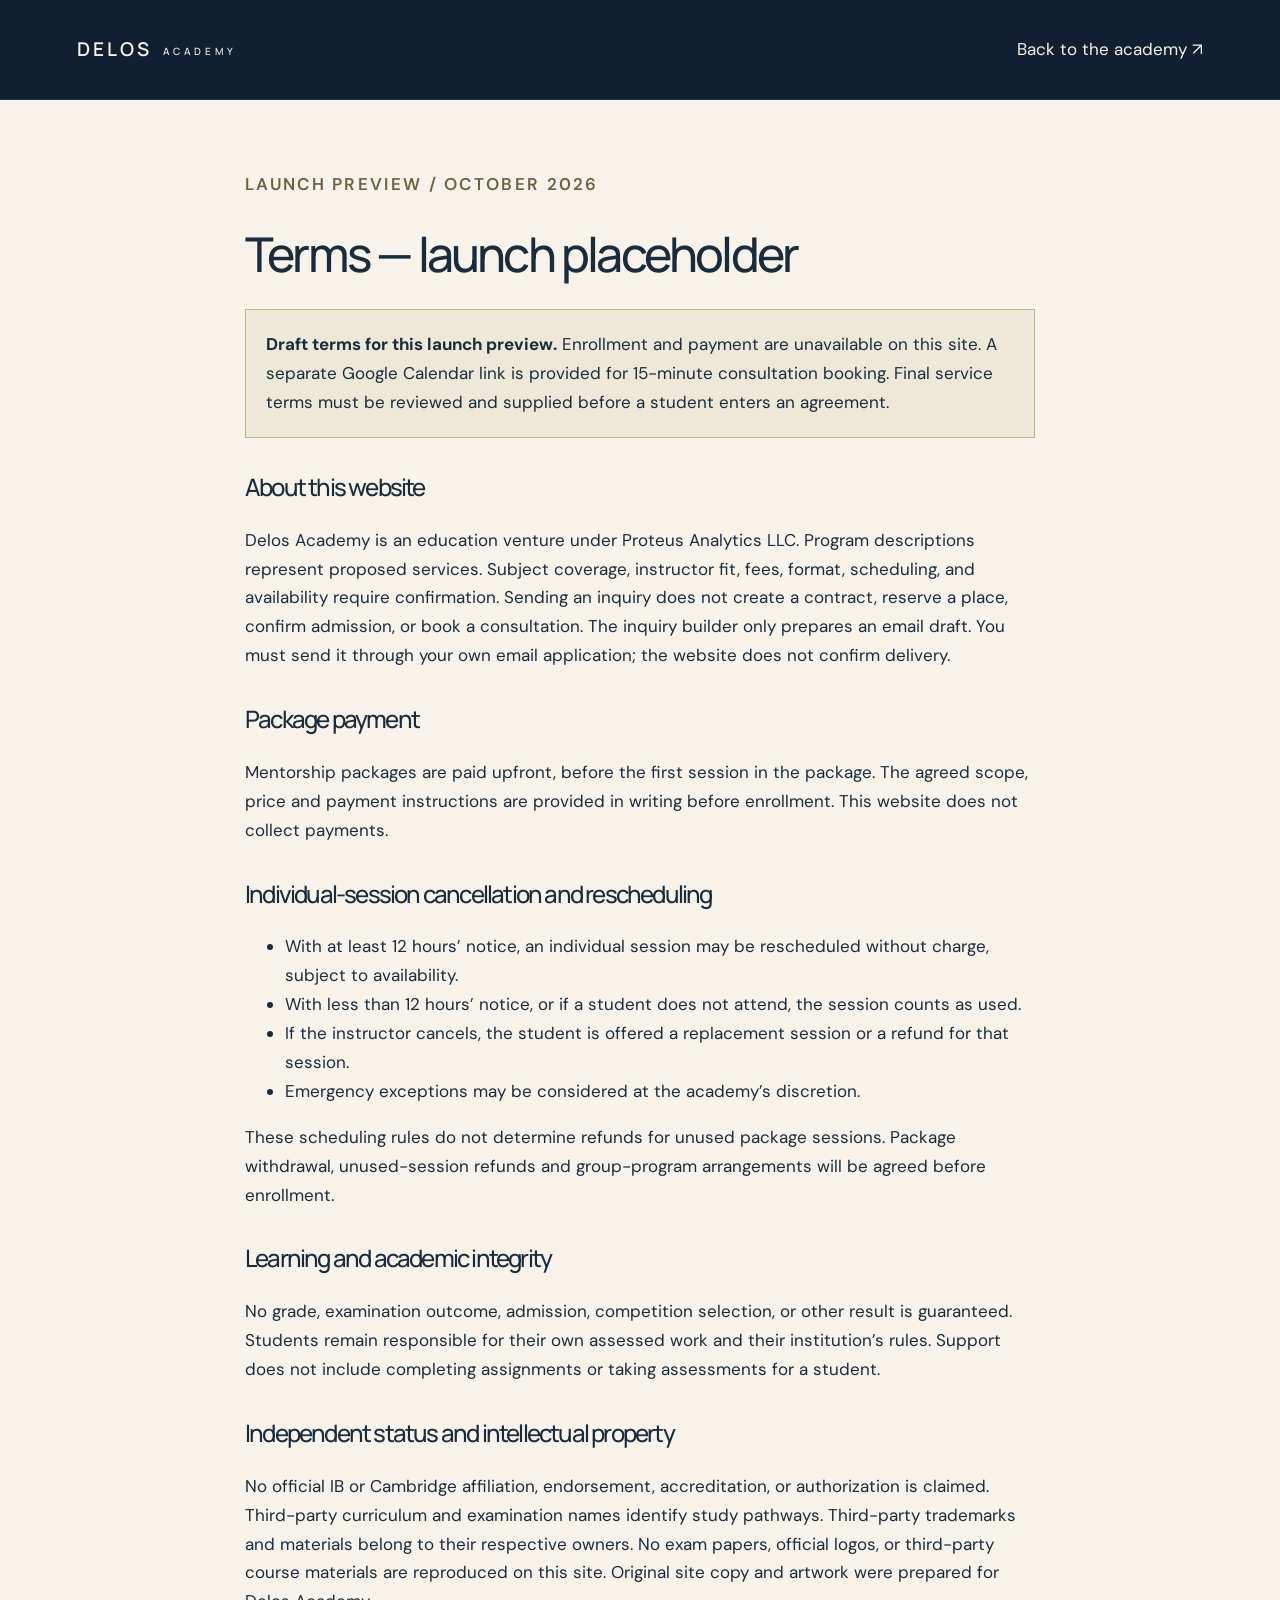
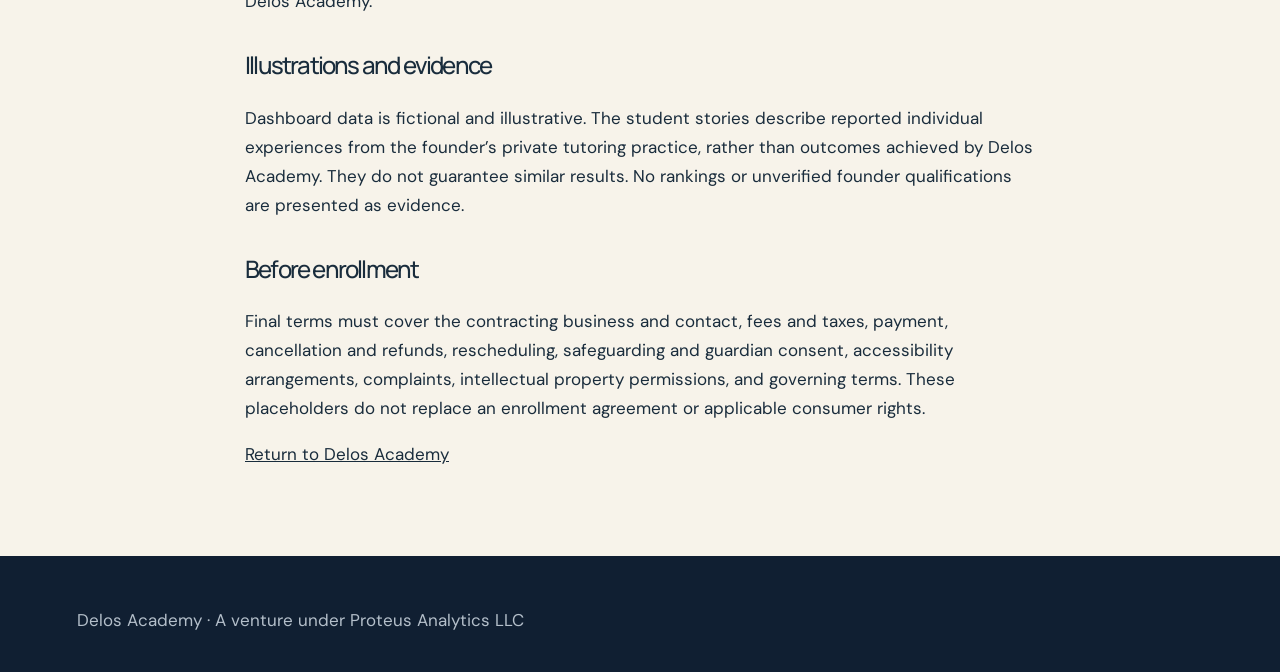
<file: terms.html>
<!doctype html><html lang="en"><head><meta charset="utf-8"><meta name="viewport" content="width=device-width,initial-scale=1"><meta name="robots" content="noindex"><title>Terms — launch placeholder | Delos Academy</title><meta name="description" content="Delos Academy launch preview information."><link rel="stylesheet" href="./styles.css"><link rel="icon" href="./assets/mark.svg"></head><body><a class="skip" href="#main">Skip to content</a><header class="site-header"><a class="brand" href="./index.html">DELOS <span class="brand-sub">ACADEMY</span></a><a href="./index.html#admissions">Back to the academy ↗</a></header><main id="main" class="legal"><p class="eyebrow ink">LAUNCH PREVIEW / OCTOBER 2026</p><h1>Terms — launch placeholder</h1><p class="legal-notice"><strong>Draft terms for this launch preview.</strong> Enrollment and payment are unavailable on this site. A separate Google Calendar link is provided for 15-minute consultation booking. Final service terms must be reviewed and supplied before a student enters an agreement.</p><h2>About this website</h2><p>Delos Academy is an education venture under Proteus Analytics LLC. Program descriptions represent proposed services. Subject coverage, instructor fit, fees, format, scheduling, and availability require confirmation. Sending an inquiry does not create a contract, reserve a place, confirm admission, or book a consultation. The inquiry builder only prepares an email draft. You must send it through your own email application; the website does not confirm delivery.</p><h2>Package payment</h2><p>Mentorship packages are paid upfront, before the first session in the package. The agreed scope, price and payment instructions are provided in writing before enrollment. This website does not collect payments.</p><h2>Individual-session cancellation and rescheduling</h2><ul><li>With at least 12 hours’ notice, an individual session may be rescheduled without charge, subject to availability.</li><li>With less than 12 hours’ notice, or if a student does not attend, the session counts as used.</li><li>If the instructor cancels, the student is offered a replacement session or a refund for that session.</li><li>Emergency exceptions may be considered at the academy’s discretion.</li></ul><p>These scheduling rules do not determine refunds for unused package sessions. Package withdrawal, unused-session refunds and group-program arrangements will be agreed before enrollment.</p><h2>Learning and academic integrity</h2><p>No grade, examination outcome, admission, competition selection, or other result is guaranteed. Students remain responsible for their own assessed work and their institution’s rules. Support does not include completing assignments or taking assessments for a student.</p><h2>Independent status and intellectual property</h2><p>No official IB or Cambridge affiliation, endorsement, accreditation, or authorization is claimed. Third-party curriculum and examination names identify study pathways. Third-party trademarks and materials belong to their respective owners. No exam papers, official logos, or third-party course materials are reproduced on this site. Original site copy and artwork were prepared for Delos Academy.</p><h2>Illustrations and evidence</h2><p>Dashboard data is fictional and illustrative. The student stories describe reported individual experiences from the founder’s private tutoring practice, rather than outcomes achieved by Delos Academy. They do not guarantee similar results. No rankings or unverified founder qualifications are presented as evidence.</p><h2>Before enrollment</h2><p>Final terms must cover the contracting business and contact, fees and taxes, payment, cancellation and refunds, rescheduling, safeguarding and guardian consent, accessibility arrangements, complaints, intellectual property permissions, and governing terms. These placeholders do not replace an enrollment agreement or applicable consumer rights.</p><p><a href="./index.html">Return to Delos Academy</a></p></main><footer><p>Delos Academy · A venture under Proteus Analytics LLC</p></footer></body></html>
</file>
<file: styles.css>
@import url('https://fonts.googleapis.com/css2?family=DM+Sans:wght@400;500;600;700&family=Manrope:wght@400;500;600;700;800&display=swap');
:root{--navy:#101f32;--gold:#d9b879;--ivory:#f7f3ea;--ink:#192c3c;--muted:#626d72;--line:#deddd5;--serif:Georgia,'Times New Roman',serif;--sans:'DM Sans',Arial,sans-serif;--display:'Manrope',Arial,sans-serif}*{box-sizing:border-box}html{scroll-behavior:smooth;scroll-padding-top:95px}body{margin:0;background:var(--ivory);color:var(--ink);font:15px/1.7 var(--sans);-webkit-font-smoothing:antialiased}a{color:inherit;text-decoration:none}button,input,select,textarea{font:inherit}button,a,input,select,textarea,summary{-webkit-tap-highlight-color:transparent}button{cursor:pointer}button:focus-visible,a:focus-visible,input:focus-visible,select:focus-visible,textarea:focus-visible,summary:focus-visible{outline:3px solid #b28845;outline-offset:5px}button{color:inherit}::selection{background:var(--gold);color:var(--navy)}.sr-only{position:absolute;width:1px;height:1px;padding:0;margin:-1px;overflow:hidden;clip:rect(0,0,0,0);white-space:nowrap;border:0}.skip{position:fixed;top:10px;left:10px;transform:translateY(-160%);z-index:100;background:var(--gold);padding:10px 20px}.skip:focus{transform:none}.site-header{height:100px;padding:0 6%;display:flex;align-items:center;justify-content:space-between;background:var(--navy);color:var(--ivory);position:relative;z-index:20;border-bottom:1px solid #ffffff12}.brand{display:inline-flex;align-items:center;gap:11px;font-family:var(--display);letter-spacing:3px;font-size:19px;font-weight:600;line-height:1.3;flex-shrink:0}.brand svg{width:37px;height:43px;stroke:var(--gold);fill:none;stroke-width:1.2}.brand-sub{display:block;font-size:11px;letter-spacing:4px;text-align:center;font-weight:500;margin-top:4px}.site-header nav{display:flex;gap:29px;align-items:center;font-size:15px}.site-header nav>a{position:relative}.site-header nav>a:after{content:'';position:absolute;bottom:-7px;left:0;width:0;height:1px;background:var(--gold);transition:width .25s}.site-header nav>a:hover:after{width:100%}.site-header .nav-cta{border:1px solid #d9b87980;color:var(--gold);padding:11px 18px;margin-left:12px;display:flex;gap:25px}.menu-toggle{display:none}.hero{background:var(--navy);color:var(--ivory);position:relative;min-height:690px;overflow:hidden;display:grid;grid-template-columns:1.25fr 1fr;padding:88px 6% 80px;align-items:center}.hero-grid{position:absolute;inset:0;background-image:linear-gradient(#ffffff03 1px,transparent 1px),linear-gradient(90deg,#ffffff03 1px,transparent 1px);background-size:80px 80px;pointer-events:none}.hero-copy{position:relative;z-index:2}.eyebrow{font-size:12px;letter-spacing:2.3px;font-weight:600;color:var(--gold);margin:0 0 28px;line-height:1.7}.eyebrow.ink{color:#6f603f}.hero .eyebrow{display:flex;align-items:center;gap:9px;font-size:11px;letter-spacing:1.9px}.hero .eyebrow>span{width:5px;height:5px;background:var(--gold);border-radius:50%}h1,h2,h3,h4,p{margin-top:0}h1{font:500 clamp(40px,4.55vw,72px)/1.13 var(--display);letter-spacing:-2.8px;margin-bottom:28px;white-space:nowrap}h1 em,h2 em,blockquote em{font-family:var(--serif);font-weight:400}h1 em{color:var(--gold);font-size:1.1em}h2{font:500 clamp(32px,3.4vw,51px)/1.16 var(--display);letter-spacing:-1.8px;margin-bottom:25px}h2 em{font-size:1.1em}.hero-description{max-width:445px;color:#bbc3cd;font-size:17px;line-height:1.85}.hero-actions{display:flex;align-items:center;gap:28px;margin:34px 0 54px}.button{display:inline-flex;align-items:center;justify-content:space-between;gap:40px;padding:16px 23px;font-size:14px;font-weight:600;border:1px solid transparent;transition:transform .2s,background .2s}.button:hover{transform:translateY(-2px)}.button.gold{background:var(--gold);color:var(--navy)}.button.gold:hover{background:#e4c790}.button.navy{background:var(--navy);color:var(--ivory)}.button.navy:hover{background:#233b54}.text-link{display:inline-flex;align-items:center;gap:24px;font-size:14px;font-weight:600;background:none;border:0;padding:0 0 5px;border-bottom:1px solid #a6977a}.text-link.light{color:#e1d8c3;border-color:#ffffff30}.text-link:hover{color:#9b7136}.hero-foot{display:flex;gap:24px;color:#9aa7b5;font-size:11px;letter-spacing:1.5px}.hero-foot span+span{border-left:1px solid #ffffff30;padding-left:24px}.hero-art{position:relative;align-self:stretch;display:flex;align-items:center;justify-content:center;min-width:0}.orbital{width:123%;max-width:630px;flex-shrink:0;margin-left:28px;animation:float 12s ease-in-out infinite}.orbits{transform-origin:300px 300px;animation:turn 75s linear infinite}.art-label{position:absolute;font-size:11px;letter-spacing:2px;color:#8f9aa7;white-space:nowrap}.label-top{top:12px;left:70px}.label-bottom{bottom:35px;right:0}.equation{position:absolute;font:italic 17px var(--serif);color:var(--gold);opacity:.8}.equation-one{left:3%;top:26%}.equation-two{right:0;bottom:17%;font-size:15px}.scroll-cue{position:absolute;bottom:25px;left:6%;display:flex;gap:25px;align-items:center;color:#95a4b4;font-size:11px;letter-spacing:1.8px}.scroll-cue span{font-size:16px;color:var(--gold)}.discipline-strip{display:flex;padding:24px 6%;align-items:center;justify-content:space-between;border-bottom:1px solid var(--line);gap:20px}.discipline-strip>span{font-size:11px;letter-spacing:1.6px;color:var(--muted)}.discipline-strip p{font:18px var(--serif);margin:0}.discipline-strip i{font-size:15px;color:#a48b5c;padding:0 20px}.section{padding:100px 8%;scroll-margin-top:10px}.intro{display:grid;grid-template-columns:1fr 2fr;gap:60px}.intro>.eyebrow{padding-top:14px}.intro>div{max-width:700px}.intro h2{font-size:44px}.intro p:not(.eyebrow){max-width:555px;color:var(--muted);font-size:17px}.intro .text-link{margin-top:14px}.programs{padding-top:55px;background:#efeee7}.section-heading{display:flex;justify-content:space-between;align-items:flex-end;gap:50px;margin-bottom:36px}.section-heading h2{margin-bottom:0}.section-heading>p{color:var(--muted);font-size:15px;line-height:1.9;margin-bottom:5px}.catalog-controls{display:flex;justify-content:space-between;align-items:center;gap:20px;border-bottom:1px solid #d7d8d0;padding:12px 0 22px;margin-bottom:28px}.filters{display:flex;gap:7px;flex-wrap:wrap}.filters button{border:1px solid transparent;background:transparent;font-size:13px;padding:8px 12px}.filters button:hover{border-color:#b4b4a8}.filters button.active{background:var(--navy);color:var(--ivory)}.subject-select{font-size:12px;color:#657077;display:flex;align-items:center;gap:8px}.subject-select select{font-size:13px;padding:8px 5px;background:none;border:0;color:var(--ink)}.program-grid{display:grid;grid-template-columns:repeat(3,1fr);gap:18px}.program-card{background:#f9f7f1;border:1px solid #ddded5;min-height:352px;display:flex;flex-direction:column;padding:25px;position:relative;transition:transform .25s,box-shadow .25s}.program-card:hover{transform:translateY(-4px);box-shadow:0 12px 28px #101f320a}.card-head{display:flex;justify-content:space-between;align-items:center;margin-bottom:28px}.program-tag{font-size:11px;letter-spacing:1.5px;color:#726443}.card-icon{width:38px;height:38px;font:italic 25px var(--serif);color:#a68a56;border:1px solid #d7cfba;display:grid;place-items:center}.program-card h3{font:500 22px/1.3 var(--display);letter-spacing:-.6px;margin-bottom:12px}.program-card>p{color:var(--muted);font-size:14px;line-height:1.8;margin-bottom:25px}.card-meta{font-size:11px;letter-spacing:.5px;color:#737d7e;margin-top:auto;margin-bottom:20px}.card-bottom{display:flex;align-items:center;justify-content:space-between;border-top:1px solid var(--line);padding-top:17px;font-size:12px}.card-bottom button{border:0;background:none;font-size:13px;font-weight:600;padding:0;display:flex;gap:22px;align-items:center}.card-bottom button:hover{color:#99773b}.catalog-note{display:flex;align-items:center;justify-content:space-between;gap:20px;padding-top:30px;font-size:14px;color:var(--muted)}.empty-state{padding:40px;grid-column:1/-1;text-align:center}.approach{background:var(--navy);color:var(--ivory);display:grid;grid-template-columns:1.1fr 1fr;gap:100px}.approach h2{font-size:43px}.approach h2 em{color:var(--gold)}.approach-lead>p:not(.eyebrow){max-width:335px;font-size:15px;color:#aab7c4}.approach-lead .text-link{margin-top:13px}.formula{margin-top:70px;font:italic 15px var(--serif);color:#acb5be;white-space:nowrap}.formula span{color:var(--gold);padding:0 10px}.steps article{display:flex;gap:25px;padding:24px 0;border-bottom:1px solid #ffffff1c}.steps article:first-child{padding-top:0}.steps article>span{color:var(--gold);font:italic 20px var(--serif)}.steps h3{font:500 16px var(--display);margin-bottom:10px}.steps p{color:#aab7c4;font-size:14px;line-height:1.85;margin:0}.experience{background:#f9f7f1}.dashboard{display:grid;grid-template-columns:205px 1fr;box-shadow:0 20px 60px #1727380b;border:1px solid #dce0dd;border-radius:4px;overflow:hidden;margin-top:45px}.dash-sidebar{background:#172b40;color:#f2eee2;padding:28px 22px;position:relative;min-height:430px}.dash-brand{font:italic 27px var(--serif);display:flex;align-items:center;gap:12px;color:var(--gold)}.dash-brand>span{font:7px var(--sans);letter-spacing:1.4px;color:#d0d6da}.demo-label{font-size:11px;letter-spacing:1px;color:var(--gold);border:1px solid #d9b87955;display:inline-block;padding:4px 8px;margin-top:25px}.dash-sidebar h3{font:25px/1.3 var(--serif);margin-top:22px;margin-bottom:17px}.dash-sidebar>p:not(.demo-label){font-size:13px;color:#b2bdc8;line-height:1.9}.dash-sidebar-bottom{position:absolute;bottom:25px;display:flex;align-items:center;gap:9px;font-size:12px}.avatar{width:30px;height:30px;border:1px solid #d9b87960;border-radius:50%;display:grid;place-items:center;color:var(--gold)}.dash-sidebar-bottom small{display:block;font-size:11px;color:#97a9b9}.dash-main{background:#fff;padding:28px 30px;min-width:0}.dash-top{display:flex;justify-content:space-between;gap:10px;align-items:center;margin-bottom:23px}.dash-top .eyebrow{font-size:11px;margin-bottom:7px;letter-spacing:1.3px}.dash-top h3{font:500 17px var(--display);letter-spacing:-.4px;margin:0}.dash-top select{font-size:12px;background:#fff;border:1px solid #dce0dd;border-radius:3px;padding:7px}.dash-metrics{display:grid;grid-template-columns:repeat(3,1fr);border-top:1px solid #edf0ed;border-bottom:1px solid #edf0ed;padding:20px 0;margin-bottom:22px}.dash-metrics>div{padding-left:20px;border-left:1px solid #edf0ed}.dash-metrics>div:first-child{padding-left:0;border:0}.dash-metrics span{font-size:11px;color:#62717b;display:block}.dash-metrics strong{font:500 32px var(--display);line-height:1.7;display:block;letter-spacing:-1px}.dash-metrics strong small{font:10px var(--sans);color:#7b858b;letter-spacing:0}.dash-metrics strong.focus-metric{font-size:23px;padding-top:9px;line-height:1.9}.dash-metrics em{font-size:11px;color:#627363;font-style:normal;display:block}.dash-bottom{display:grid;grid-template-columns:1.8fr 1fr;gap:22px}.chart-title{display:flex;align-items:center;justify-content:space-between;gap:10px}.chart-title h4{font-size:12px;margin:0;font-weight:500}.chart-tabs{display:flex;gap:2px}.chart-tabs button{background:none;border:0;border-radius:3px;font-size:11px;padding:4px 6px}.chart-tabs button.active{background:#f1eee6;color:#6e562d}.chart-wrap svg{width:100%;margin-top:8px;display:block}.next-session{background:#f7f5ef;padding:17px;align-self:start}.next-session .eyebrow{font-size:10px;letter-spacing:1.2px}.next-session h4{font:18px/1.3 var(--serif);margin:10px 0}.next-session p{font-size:12px;line-height:1.8;color:#65717a;margin-bottom:12px}.next-session .text-link{font-size:11px;gap:10px}.demo-disclaimer{font-size:11px;color:#707d84;margin:20px 0 0;border-top:1px solid #edf0ed;padding-top:13px}.manifesto{padding:74px 6%;text-align:center;background:#eae7db;position:relative;overflow:hidden}.manifesto:before,.manifesto:after{content:'+';font:200px/1 var(--serif);position:absolute;left:2%;top:40px;color:#dcd8c9;transform:rotate(25deg)}.manifesto:after{left:auto;right:2%;transform:rotate(65deg)}.manifesto .eyebrow{font-size:11px}.manifesto blockquote{font:30px/1.5 var(--display);letter-spacing:-.7px;margin:0 0 25px;position:relative;z-index:1}.manifesto blockquote em{font-size:1.2em}.manifesto>p:last-child{font-size:11px;letter-spacing:2px;margin:0;color:#6f603f}.about{display:grid;grid-template-columns:.9fr 1.1fr;gap:90px;align-items:center}.founder-art{min-height:485px;background:#d8d9d0;position:relative;display:grid;place-items:center;overflow:hidden}.founder-art:before{content:'';position:absolute;width:300px;height:300px;border:1px solid #a1aa9f;border-radius:50%;box-shadow:0 0 0 30px #ffffff12,0 0 0 60px #ffffff12,0 0 0 90px #ffffff12}.founder-art:after{content:'';position:absolute;inset:0;background:linear-gradient(130deg,#d8ddd04d,#28403840);mix-blend-mode:multiply}.founder-monogram{font:italic 270px var(--serif);color:#6b7e75;line-height:1;z-index:1}.founder-art-bottom{position:absolute;bottom:25px;left:25px;right:25px;display:flex;justify-content:space-between;font-size:10px;letter-spacing:1.5px;color:#354c44;z-index:1}.about-copy>p{font-size:15px;color:var(--muted)}.about-copy>p.large-copy{font:20px/1.5 var(--serif);color:var(--ink)}.about-copy>.eyebrow{font-size:12px}.founder-note{border-left:2px solid var(--gold);padding-left:17px;margin:25px 0}.small-label{font-size:11px;letter-spacing:1.2px;color:#7c6947}.founder-note p{font-size:13px;color:var(--muted);margin:7px 0}.voices{padding-top:30px;display:grid;grid-template-columns:1fr 1.2fr;gap:70px}.voices h2{font-size:37px}.voice-placeholder{border-top:1px solid var(--line);padding:25px 35px 0;position:relative}.quote-symbol{position:absolute;left:0;top:8px;font:55px var(--serif);color:#ae9564}.voice-placeholder h3{font:22px var(--serif);margin-bottom:12px}.voice-placeholder p{font-size:15px;color:var(--muted)}.admissions{background:var(--navy);color:var(--ivory);display:grid;grid-template-columns:1fr 1fr;gap:80px}.admissions h2{font-size:39px}.admissions h2 em{color:var(--gold)}.admissions-copy>p:not(.eyebrow){font-size:15px;max-width:370px;color:#aebac7}.admission-steps{padding:0;list-style:none;margin:35px 0}.admission-steps li{display:flex;gap:23px;margin-bottom:22px}.admission-steps li>span{font:italic 18px var(--serif);color:var(--gold)}.admission-steps h3{font:500 13px var(--display);margin-bottom:3px}.admission-steps p{font-size:13px;color:#aebac7;margin:0}.admissions-copy>p.admissions-note{font-size:12px;line-height:1.8;border-top:1px solid #ffffff20;padding-top:20px;color:#b8c1ca}.inquiry-form{background:var(--ivory);color:var(--ink);padding:32px}.inquiry-form .eyebrow{font-size:11px;margin-bottom:8px}.inquiry-form h3{font:26px var(--serif);margin-bottom:10px}.form-intro{font-size:13px;color:var(--muted);margin-bottom:23px}.form-row{display:grid;grid-template-columns:1fr 1fr;gap:14px}.inquiry-form label{display:block;font-size:12px;font-weight:500;margin-bottom:16px}.inquiry-form input:not([type=checkbox]),.inquiry-form select,.inquiry-form textarea{display:block;width:100%;min-width:0;padding:10px 0;border:0;border-bottom:1px solid #c9cec6;border-radius:0;background:none;color:var(--ink);font-size:14px;resize:vertical}.inquiry-form input::placeholder,.inquiry-form textarea::placeholder{color:#77817f}.inquiry-form .checkbox{display:flex;gap:8px;font-size:11px;align-items:flex-start;font-weight:400;color:var(--muted)}.checkbox input{margin:4px 0 0;accent-color:var(--navy)}.inquiry-form .button{width:100%;padding:13px 18px;font-size:13px}.form-privacy{font-size:11px;color:var(--muted);line-height:1.8;margin:12px 0 0}.form-privacy a{text-decoration:underline}.form-status{font-size:14px;margin:12px 0 0;color:#3a634a}.faq{display:grid;grid-template-columns:1fr 1.25fr;gap:80px}.faq h2{font-size:37px}.faq>div>p:not(.eyebrow){font-size:15px;color:var(--muted)}details{border-bottom:1px solid #d6d8d0}details:first-child{border-top:1px solid #d6d8d0}summary{cursor:pointer;font-size:15px;padding:21px 25px 21px 0;position:relative;list-style:none}summary::-webkit-details-marker{display:none}summary:after{content:'+';position:absolute;right:0;font-size:18px;top:16px;color:#927d54}details[open] summary:after{content:'−'}details p{font-size:14px;color:var(--muted);padding-right:25px;line-height:1.85}.contact-band{text-align:center;padding:75px 6%;background:#192e42;color:var(--ivory);background-image:radial-gradient(ellipse at bottom,#d9b8790c,transparent 65%)}.contact-band .eyebrow{font-size:11px}.contact-band h2{font-size:49px}.contact-band h2 em{color:var(--gold)}.contact-band .button{margin:5px 0 23px}.contact-band>p:last-child{font-size:11px;letter-spacing:.4px;color:#a9b6c3}footer{background:var(--navy);padding:50px 6% 20px;color:#b4bfca}.footer-top{display:grid;grid-template-columns:1fr 1.3fr .55fr .55fr;gap:35px;align-items:start;padding-bottom:40px}.footer-top .brand{color:var(--ivory);font-size:17px}.footer-top>p{font-size:14px;line-height:1.9;margin:0}.footer-top>div{display:flex;flex-direction:column;gap:8px;font-size:13px}.footer-top a:hover{color:var(--gold)}.footer-bottom{display:flex;justify-content:space-between;gap:20px;border-top:1px solid #ffffff18;padding-top:20px;font-size:11px}.footer-bottom>div{display:flex;gap:20px}.affiliation{font-size:11px;color:#8e9baa;margin:18px 0 0;line-height:1.8}dialog{border:0;padding:45px;background:var(--ivory);color:var(--ink);max-width:600px;width:calc(100% - 32px);max-height:85vh;box-shadow:0 25px 100px #0005}dialog::backdrop{background:#071425b8;backdrop-filter:blur(5px)}.dialog-close{position:absolute;top:8px;right:15px;background:none;border:0;font-size:28px;color:var(--ink)}dialog h2{font-size:32px}dialog p,dialog li{font-size:16px;color:var(--muted)}dialog h3{font:20px var(--serif);margin-top:25px}dialog .eyebrow{font-size:11px}.dialog-note{background:#eae7dc;padding:15px;font-size:14px!important}dialog textarea{width:100%;padding:12px;background:#fff9;border:1px solid #c8cdc5;resize:vertical}.legal{max-width:850px;min-height:70vh;margin:auto;padding:70px 30px}.legal h1{white-space:normal;font-size:48px}.legal h2{font-size:24px;margin-top:35px}.legal p,.legal li{font-size:17px}.legal .legal-notice{padding:20px;border:1px solid #c8b482;background:#eee8d8}.legal a{text-decoration:underline}.reveal{opacity:0;transform:translateY(16px);transition:opacity .7s ease,transform .7s ease}.reveal.visible{opacity:1;transform:none}@keyframes turn{to{transform:rotate(360deg)}}@keyframes float{50%{transform:translateY(-10px)}}
@media(min-width:1500px){.hero{padding-left:max(6%,calc((100vw - 1350px)/2));padding-right:max(6%,calc((100vw - 1350px)/2));min-height:770px}.section{padding-left:max(8%,calc((100vw - 1260px)/2));padding-right:max(8%,calc((100vw - 1260px)/2))}}@media(max-width:1100px){.site-header{padding:0 4%;height:85px}.site-header nav{gap:18px}.site-header .nav-cta{margin:0;padding:9px 12px;gap:15px}.hero{padding:70px 5% 75px;min-height:630px}h1{font-size:4.8vw}.hero .eyebrow{font-size:11px;letter-spacing:1.4px}.hero-actions{gap:20px}.hero-description{max-width:365px;font-size:16px}.hero-foot{font-size:10px;gap:15px}.hero-foot span+span{padding-left:15px}.art-label{font-size:10px}.label-top{left:35px}.section{padding:80px 6%}.approach,.about,.admissions,.faq{gap:45px}.approach h2{font-size:36px}.program-card{padding:20px}.program-card h3{font-size:20px}.filters button{padding:7px 9px;font-size:12px}.discipline-strip p{font-size:16px}.discipline-strip i{padding:0 13px}.discipline-strip>span{font-size:10px}.dash-main{padding:23px}.dashboard{grid-template-columns:175px 1fr}.dash-sidebar{padding:25px 18px}.dash-top h3{font-size:15px}.dash-metrics strong.focus-metric{font-size:19px}.dash-metrics em{font-size:10px}.dash-bottom{gap:14px}.chart-tabs button{font-size:10px}.about h2{font-size:36px}.founder-art{min-height:450px}.admissions h2{font-size:33px}.inquiry-form{padding:25px}.formula{font-size:15px}.hero-art{margin-left:0}.orbital{width:125%}}
@media(max-width:760px){html{scroll-padding-top:20px}.site-header{height:80px;padding:0 6%}.brand{font-size:17px}.brand svg{width:32px}.menu-toggle{display:flex;flex-direction:column;gap:6px;border:1px solid #d9b87960;background:none;padding:12px}.menu-toggle span{height:1px;width:20px;background:var(--gold)}.site-header nav{display:none;position:absolute;top:80px;left:0;right:0;background:var(--navy);padding:25px 6% 35px;flex-direction:column;align-items:stretch;gap:22px;border-bottom:1px solid #d9b87955;font-size:17px;box-shadow:0 15px 30px #0003}.site-header nav.open{display:flex}.site-header .nav-cta{padding:13px 15px;margin-top:6px}.hero{display:flex;flex-direction:column;padding:55px 6% 60px;min-height:0;align-items:stretch}.hero-copy{z-index:2}.hero .eyebrow{font-size:10px;letter-spacing:1.4px;line-height:1.9;margin-bottom:25px}.hero h1{font-size:clamp(32px,7.7vw,57px);letter-spacing:-1.7px;line-height:1.16;white-space:normal}.hero-description{max-width:440px;font-size:15px}.hero-actions{margin:28px 0 30px;gap:24px}.hero .button{padding:14px 17px;font-size:13px;gap:25px}.hero .text-link{font-size:12px;gap:15px}.hero-foot{font-size:10px;letter-spacing:.8px;flex-wrap:wrap;gap:10px}.hero-foot span+span{padding-left:10px}.hero-art{height:310px;align-self:auto;margin-top:32px}.orbital{width:360px;max-width:100%;height:360px;margin:0}.label-top{top:0;left:0}.label-bottom{bottom:2px;right:0}.equation-one{left:5%;top:20%}.equation-two{right:1%;bottom:16%;font-size:15px}.scroll-cue{bottom:20px;font-size:10px}.discipline-strip{display:block;text-align:center;padding:20px 6%}.discipline-strip>span{display:block;margin-bottom:12px}.discipline-strip p{font-size:16px}.discipline-strip i{font-size:11px;padding:0 8px}.section{padding:62px 6%}.intro{display:block}.intro>.eyebrow{padding:0}.intro h2{font-size:34px}.intro p:not(.eyebrow){font-size:15px}.eyebrow{font-size:11px;letter-spacing:1.7px;margin-bottom:20px}h2{font-size:35px}.section-heading{display:block;margin-bottom:25px}.section-heading>p{font-size:14px;margin:22px 0 0}.section-heading>p br{display:none}.catalog-controls{display:block}.filters{gap:5px}.filters button{font-size:13px;padding:8px 10px}.subject-select{margin-top:15px;justify-content:flex-end}.program-grid{grid-template-columns:repeat(2,1fr);gap:12px}.program-card{padding:19px;min-height:345px}.card-head{margin-bottom:24px}.card-icon{width:30px;height:30px;font-size:21px}.program-tag{font-size:11px;letter-spacing:.8px}.program-card h3{font-size:19px}.program-card>p{font-size:13px}.card-meta{font-size:11px}.card-bottom{font-size:11px}.card-bottom button{font-size:12px;gap:10px}.catalog-note{display:block;font-size:13px}.catalog-note .text-link{margin-top:12px}.approach{display:block}.approach h2{font-size:36px}.approach-lead>p:not(.eyebrow){max-width:400px}.formula{margin:35px 0 40px;font-size:16px}.steps article{padding:22px 0}.steps h3{font-size:15px}.steps p{font-size:14px}.dashboard{grid-template-columns:1fr;margin-top:30px}.dash-sidebar{min-height:0;padding:17px 20px;display:flex;align-items:center;justify-content:space-between;gap:15px}.dash-sidebar h3,.dash-sidebar>p:not(.demo-label),.dash-sidebar-bottom{display:none}.dash-brand>span{font-size:11px}.demo-label{margin:0;font-size:10px;white-space:nowrap}.dash-main{padding:22px 20px}.dash-top{align-items:flex-start}.dash-top h3{font-size:15px;max-width:200px}.dash-top select{font-size:11px;padding:5px;max-width:110px}.dash-metrics{gap:8px}.dash-metrics>div{padding-left:10px}.dash-metrics span{font-size:11px}.dash-metrics strong{font-size:28px}.dash-metrics strong.focus-metric{font-size:17px}.dash-metrics em{font-size:10px}.dash-bottom{grid-template-columns:1fr}.chart-title h4{font-size:13px}.chart-tabs button{font-size:11px}.next-session{padding:18px}.next-session p{font-size:13px}.next-session .eyebrow{font-size:11px}.next-session .text-link{font-size:13px}.demo-disclaimer{font-size:11px}.manifesto{padding:55px 6%}.manifesto blockquote{font-size:21px;letter-spacing:-.5px}.manifesto:before,.manifesto:after{font-size:120px;opacity:.7}.about{display:flex;flex-direction:column-reverse;gap:30px}.about h2{font-size:34px}.founder-art{min-height:300px;width:100%}.founder-monogram{font-size:220px}.founder-art:before{width:230px;height:230px}.voices{display:block;padding-top:15px}.voices h2{font-size:34px}.voice-placeholder{padding:25px 0 0 30px}.voice-placeholder h3{font-size:21px}.voice-placeholder p{font-size:14px}.voice-placeholder .small-label{font-size:10px;letter-spacing:.8px}.admissions{display:block}.admissions h2{font-size:34px}.admissions-copy>p:not(.eyebrow){max-width:460px}.inquiry-form{margin-top:35px;padding:25px}.inquiry-form label{font-size:13px}.inquiry-form input:not([type=checkbox]),.inquiry-form select,.inquiry-form textarea{font-size:16px}.inquiry-form .checkbox{font-size:12px}.faq{display:block}.faq h2{font-size:34px}.faq-list{margin-top:30px}.faq summary{font-size:15px}.contact-band{padding:60px 6%}.contact-band h2{font-size:38px}.contact-band .button{font-size:13px;gap:30px}.footer-top{grid-template-columns:1fr 1fr;gap:30px 20px}.footer-top>p{font-size:13px}.footer-bottom{display:block;line-height:1.8}.footer-bottom>div{margin-top:14px}.affiliation{font-size:11px}.legal h1{font-size:36px}.legal{padding:45px 6%}dialog{padding:35px 25px}.reveal{transform:translateY(8px)}}
@media(max-width:400px){.program-grid{grid-template-columns:1fr}.program-card{min-height:290px}.program-card h3{font-size:23px}.program-card>p{font-size:15px}.card-meta{font-size:11px}.card-bottom{font-size:13px}.card-bottom button{font-size:14px}.hero-actions{gap:17px}.hero .text-link{font-size:11px}.hero h1{font-size:32px}.hero-foot span+span{border:0;padding-left:0}.hero-art{height:280px}.orbital{height:300px}.discipline-strip p{font-size:14px}.discipline-strip i{padding:0 5px}.form-row{grid-template-columns:1fr;gap:0}.dash-top{display:block}.dash-top select{margin-top:14px}.dash-metrics strong.focus-metric{font-size:15px}.dash-brand>span{font-size:10px}.demo-label{font-size:10px}.formula{font-size:14px}.formula span{padding:0 7px}.founder-art-bottom{font-size:10px}.footer-top{gap:25px 15px}.footer-top .brand{font-size:17px}.footer-top .brand svg{width:27px}.footer-top .brand-sub{font-size:10px}.admissions h2{font-size:30px}}
@media(prefers-reduced-motion:reduce){html{scroll-behavior:auto}*,*:before,*:after{animation:none!important;transition:none!important}.reveal{opacity:1;transform:none}}
/* Readable supporting text and comfortable interactive targets. */
.program-card>p,.steps p,.about-copy>p,.voice-placeholder p,.faq details p{font-size:16px}.program-card{min-height:375px}.card-bottom{flex-wrap:wrap;gap:10px}.card-bottom button,.text-link{min-height:26px}.inquiry-form label{font-size:14px}.form-intro{font-size:15px}.form-privacy,.inquiry-form .checkbox{font-size:13px}.admissions-copy>p.admissions-note{font-size:14px}.demo-disclaimer{font-size:12px}.form-row input{min-height:44px}.chart-tabs button{min-height:26px}.dialog-close{min-width:36px;min-height:36px}.footer-top>div a{min-height:24px}.footer-bottom a{min-height:24px;display:inline-block}.founder-note p{font-size:15px}.faq summary{font-size:16px}.catalog-controls .filters button{min-height:36px}.subject-select select{min-height:36px}
@media(max-width:760px){.program-card>p{font-size:15px}.program-card{min-height:365px}.dash-metrics span{font-size:11px}.demo-disclaimer{font-size:12px}.inquiry-form .checkbox{font-size:13px}.inquiry-form input:not([type=checkbox]),.inquiry-form select{min-height:44px}.voice-placeholder p,.steps p{font-size:15px}.hero-foot{font-size:11px;gap:9px}.hero-foot span+span{border:0;padding:0}.hero-foot{display:grid}.hero-art{margin-top:30px}.form-privacy{font-size:13px}}@media(max-width:400px){.program-card{min-height:310px}.card-bottom{flex-wrap:nowrap}}
/* Founder experience: supplied biography, evidence and chronological context. */
.founder-panel{align-self:start;min-width:0}.founder-panel .founder-art{min-height:360px}.founder-facts{margin:0;background:#eae7db;padding:24px;display:grid;gap:20px}.founder-facts>div{display:grid;grid-template-columns:120px 1fr;gap:15px;align-items:center}.founder-facts dt{font:25px/1.2 var(--serif);color:var(--ink)}.founder-facts dd{margin:0;font-size:14px;line-height:1.6;color:var(--muted)}.teaching-breadth{margin:24px 0}.teaching-breadth summary{font-size:15px}.teaching-breadth p{font-size:15px;color:var(--muted)}.founder-link{margin-top:8px}.founder-timeline{grid-column:1/-1;display:grid;grid-template-columns:repeat(5,1fr);border-top:1px solid #c8c9bd;padding-top:25px;gap:20px}.founder-timeline>div{position:relative}.founder-timeline>div:before{content:'';position:absolute;top:-29px;left:0;width:6px;height:6px;border-radius:50%;background:#a68a56}.founder-timeline span{font-size:13px;letter-spacing:1.2px;color:#71603f}.founder-timeline p{font-size:14px;line-height:1.8;color:var(--muted);margin:10px 0 0}
@media(max-width:1100px){.founder-facts>div{grid-template-columns:105px 1fr}.founder-facts dt{font-size:23px}.founder-timeline{gap:15px}.founder-timeline p{font-size:13px}}
@media(max-width:760px){.about{display:grid;grid-template-columns:1fr;gap:32px}.about-copy{grid-row:1}.founder-panel{width:100%}.founder-panel .founder-art{min-height:300px}.founder-facts{padding:22px;gap:20px}.founder-facts>div{grid-template-columns:115px 1fr}.founder-facts dd{font-size:15px}.founder-timeline{grid-template-columns:1fr;border-top:0;padding-top:0;gap:0}.founder-timeline>div{padding:0 0 24px 25px;border-left:1px solid #c8c9bd}.founder-timeline>div:last-child{padding-bottom:0}.founder-timeline>div:before{top:6px;left:-3.5px}.founder-timeline p{font-size:15px;margin-top:5px}.founder-timeline br{display:none}.teaching-breadth summary{font-size:16px}}
.admissions-booking{margin-top:30px}.admissions-booking .button{gap:22px}.consultation-email{display:block;width:fit-content;margin-top:16px;color:var(--gold);font-size:17px;text-decoration:underline;text-underline-offset:4px}.admissions-booking .admissions-note{font-size:14px;line-height:1.8;color:#b8c1ca;margin:20px 0 0;border-top:1px solid #ffffff20;padding-top:18px;max-width:390px}.contact-email{font-size:16px;color:var(--gold);text-decoration:underline;text-underline-offset:5px}.faq-list p a{text-decoration:underline;text-underline-offset:3px}
/* Service structure: a diagnostic starting point, three mentorship rhythms, planned cohorts. */
.pricing{background:#f9f7f1}.assessment-offer{display:grid;grid-template-columns:1fr 215px;gap:45px;align-items:center;padding:30px 35px;border:1px solid #d8d9cd;margin:40px 0 24px;background:#eeede4}.assessment-offer h3{font:26px/1.3 var(--serif);margin:12px 0}.assessment-offer p{font-size:16px;color:var(--muted);max-width:660px;margin-bottom:10px}.assessment-offer .assessment-credit{font-size:14px;color:#665739}.assessment-price{text-align:right}.assessment-price strong{display:block;font:44px/1.3 var(--display);letter-spacing:-2px}.assessment-price>span{font-size:14px;color:var(--muted);display:block;margin:4px 0 18px}.assessment-price .text-link{font-size:14px;gap:15px}.mentorship-grid{display:grid;grid-template-columns:repeat(3,minmax(0,1fr));gap:18px}.mentorship-card{padding:30px 25px;background:var(--ivory);border:1px solid #deddd5;display:flex;flex-direction:column}.mentorship-card>.eyebrow{font-size:11px;letter-spacing:1.4px;margin-bottom:23px}.mentorship-card h3{font:26px/1.2 var(--serif);margin-bottom:22px}.mentorship-card p{font-size:15px;color:var(--muted)}.mentorship-card .service-price{font:34px/1.2 var(--display);color:var(--ink);letter-spacing:-1px;margin-bottom:22px}.service-price span{font:11px var(--sans);color:var(--muted);letter-spacing:0;white-space:nowrap}.mentorship-card ul{padding-left:17px;font-size:15px;line-height:1.8;margin:5px 0 22px}.mentorship-card li{padding-bottom:9px}.mentorship-card .rate-note{font-size:13px;line-height:1.8;margin-top:auto;padding-top:12px}.mentorship-card .button{font-size:14px;gap:20px;margin-top:8px}.mentorship-card.signature{background:var(--navy);color:var(--ivory);border-color:var(--navy)}.signature p,.signature .service-price span{color:#bcc5cf}.signature .service-price{color:var(--gold)}.cohort-heading{display:flex;justify-content:space-between;gap:30px;align-items:flex-end;margin:58px 0 25px}.cohort-heading h3{font:30px var(--serif);margin:0}.cohort-heading .eyebrow{font-size:11px;margin-bottom:12px}.cohort-heading>p{font-size:14px;color:var(--muted);margin:0}.cohort-table-wrap{overflow:auto;border-top:1px solid #c9cabc}.cohort-table{border-collapse:collapse;width:100%;text-align:left;min-width:620px;font-size:15px}.cohort-table th,.cohort-table td{padding:17px 16px;border-bottom:1px solid #deddd5;vertical-align:top}.cohort-table thead th{font-size:12px;letter-spacing:.7px;color:#71603f;font-weight:500}.cohort-table tbody th{font-weight:500}.cohort-table th:first-child{padding-left:0}.cohort-table td:last-child{white-space:nowrap;color:#675332}.pricing-note{font-size:14px;color:var(--muted);line-height:1.9;margin:24px 0 0;max-width:900px}.admissions-note a{text-decoration:underline;text-underline-offset:3px}
@media(max-width:1000px){.mentorship-card{padding:25px 19px}.mentorship-card h3{font-size:24px}.mentorship-card .service-price{font-size:30px}.assessment-offer{gap:25px;padding:27px}}
@media(max-width:760px){.assessment-offer{grid-template-columns:1fr;gap:15px;padding:25px;margin-top:30px}.assessment-price{text-align:left;border-top:1px solid #d1d1c4;padding-top:18px}.assessment-price strong{font-size:35px}.assessment-price .text-link{font-size:15px}.assessment-offer h3{font-size:25px}.mentorship-grid{grid-template-columns:1fr;gap:18px}.mentorship-card{padding:28px}.mentorship-card h3{font-size:30px}.mentorship-card h3 br{display:none}.mentorship-card p,.mentorship-card ul{font-size:16px}.mentorship-card .rate-note{font-size:14px}.mentorship-card .service-price{font-size:36px}.cohort-heading{display:block;margin-top:40px}.cohort-heading>p{margin-top:18px;font-size:15px}.pricing-note{font-size:14px}.assessment-offer .small-label{font-size:11px}.cohort-heading>p br{display:none}}

/* Reading comfort: retain display scale, increase supporting typography. */
body{font-size:17px}.hero-description{max-width:510px;line-height:1.8}.hero .eyebrow{letter-spacing:1.4px;max-width:560px}.hero-actions{flex-wrap:wrap;row-gap:18px}.hero-foot{flex-wrap:wrap;line-height:1.8;letter-spacing:1px;gap:12px}.hero-foot span+span{border:0;padding-left:0}.art-label{letter-spacing:1.2px;white-space:normal;max-width:290px}.discipline-strip{flex-wrap:wrap}.discipline-strip>span{font-size:12px}.intro p:not(.eyebrow){font-size:17px}.section-heading>p{font-size:16px}.button,.text-link{font-size:15px;min-height:44px}.catalog-controls{flex-wrap:wrap}.filters button{min-height:44px}.program-card{min-height:420px}.card-bottom{gap:12px}.card-bottom button{min-height:44px}.program-card>p{font-size:16px}.card-meta{font-size:12px;letter-spacing:0}.program-tag{letter-spacing:1px}.dash-top{flex-wrap:wrap}.dash-metrics em{font-size:12px}.dash-metrics span{font-size:12px}.dash-metrics strong small{font-size:14px}.chart-tabs button{min-height:36px}.dash-brand>span{font-size:11px;letter-spacing:1px}.dash-sidebar{padding-bottom:90px}.dash-sidebar-bottom{font-size:13px}.dash-sidebar-bottom small{font-size:11px}.chart-title{flex-wrap:wrap}.chart-title h4{font-size:14px}.dash-top .eyebrow,.next-session .eyebrow{font-size:11px;letter-spacing:1px}.demo-disclaimer{font-size:12px}.small-label{font-size:12px;letter-spacing:1px}.approach-lead>p:not(.eyebrow),.admissions-copy>p:not(.eyebrow){font-size:16px}.steps p,.about-copy>p,.voice-placeholder p,.faq details p{font-size:16px}.admission-steps p{font-size:15px}.admission-steps h3{font-size:18px}.admissions-booking .admissions-note{font-size:14px}.form-intro,.form-privacy{font-size:14px}.inquiry-form label{font-size:14px}.inquiry-form input:not([type=checkbox]),.inquiry-form select,.inquiry-form textarea{font-size:16px;min-height:44px}.inquiry-form .checkbox{font-size:13px}.mentorship-card p,.mentorship-card ul{font-size:16px}.mentorship-card .rate-note{font-size:14px}.service-price span{font-size:15px}.cohort-table{font-size:15px}.cohort-table thead th{font-size:13px}.pricing-note{font-size:14px}.assessment-offer p{font-size:16px}.assessment-offer .assessment-credit{font-size:14px}.founder-facts dd,.founder-timeline p{font-size:14px}.founder-timeline span{font-size:13px}.teaching-breadth summary,.teaching-breadth p{font-size:15px}.footer-top>p,.footer-top>div{font-size:14px}.footer-bottom{font-size:12px}.affiliation{font-size:12px}.contact-band>p:last-child{font-size:13px}.scroll-cue{font-size:11px}.hero{padding-bottom:95px}.site-header nav{font-size:15px;gap:24px}.site-header .nav-cta{gap:15px}.brand-sub{font-size:10px}.hero .text-link{font-size:14px}
@media(max-width:1100px){.dashboard{grid-template-columns:1fr}.dash-sidebar{display:flex;align-items:center;justify-content:space-between;gap:15px;padding:18px 23px;min-height:0}.dash-sidebar h3,.dash-sidebar>p:not(.demo-label),.dash-sidebar-bottom{display:none}.demo-label{margin:0}.dash-main{padding:25px}.program-grid{grid-template-columns:repeat(2,minmax(0,1fr))}.mentorship-grid{grid-template-columns:1fr}.mentorship-card h3 br{display:none}.mentorship-card{padding:28px}.section-heading>p br{display:none}.hero-foot{font-size:11px}.hero-foot span+span{padding:0}.hero-actions{gap:20px}.hero .button{gap:20px}}
@media(min-width:761px) and (max-width:1000px){.menu-toggle{display:flex;flex-direction:column;gap:6px;border:1px solid #d9b87960;background:none;padding:12px}.menu-toggle span{height:1px;width:20px;background:var(--gold)}.site-header nav{display:none;position:absolute;top:85px;left:0;right:0;background:var(--navy);padding:25px 6% 35px;flex-direction:column;align-items:stretch;gap:22px;border-bottom:1px solid #d9b87955}.site-header nav.open{display:flex}.site-header .nav-cta{padding:13px 15px;margin-top:6px}}
@media(max-width:760px){.hero-description{font-size:17px}.hero .eyebrow{font-size:11px;line-height:1.9}.hero .button{font-size:14px}.hero .text-link{font-size:14px}.hero-actions{gap:16px}.hero-foot{font-size:11px}.hero-art{margin-top:40px}.art-label{font-size:10px;max-width:240px}.section-heading>p{font-size:16px}.program-grid{grid-template-columns:1fr}.program-card{min-height:360px;padding:25px}.program-card h3{font-size:26px}.program-card>p{font-size:16px}.card-bottom{font-size:14px}.card-bottom button{font-size:15px}.program-tag{font-size:12px}.card-meta{font-size:12px}.dash-sidebar{padding:18px}.dash-brand>span{font-size:10px}.demo-label{font-size:10px;letter-spacing:.5px}.dash-main{padding:20px 16px}.dash-top h3{font-size:20px;max-width:none}.dash-top select{font-size:14px;max-width:100%;min-height:44px}.dash-metrics{grid-template-columns:1fr;gap:18px;padding:20px 0}.dash-metrics>div{padding:0;border:0}.dash-metrics strong{font-size:32px}.dash-metrics strong.focus-metric{font-size:26px;padding-top:0}.dash-metrics em{font-size:13px}.next-session p{font-size:15px}.next-session .text-link{font-size:14px}.inquiry-form{padding:25px 20px}.founder-art-bottom{font-size:10px;letter-spacing:.6px;gap:15px}.founder-facts>div{grid-template-columns:115px 1fr}.voice-placeholder .small-label{font-size:11px}.footer-top{grid-template-columns:1fr 1fr}.footer-top .brand{grid-column:1/-1}.footer-top>p{grid-column:1/-1}.footer-bottom>div{flex-wrap:wrap}.discipline-strip p{font-size:16px;line-height:1.9}.faq>div>p:not(.eyebrow){font-size:16px}.faq summary{font-size:16px}.contact-band .button{font-size:14px;gap:20px}.assessment-offer .small-label{font-size:12px}.assessment-price .text-link{font-size:14px}.cohort-heading>p{font-size:15px}.pricing-note{font-size:14px}.hero-foot span+span{padding:0}.formula{white-space:normal;line-height:1.8}.hero-art .label-bottom{bottom:0}}
/* Existing teaching experience: published case summaries, not invented quotations. */
.student-experiences{background:#ece9df}.student-experiences .section-heading{align-items:flex-end}.student-stories{display:grid;grid-template-columns:repeat(3,minmax(0,1fr));gap:22px;margin-top:40px}.student-story{border-top:2px solid #aa8b52;padding:26px 24px 24px;background:#f9f7f1;display:flex;flex-direction:column;min-width:0}.story-context{font-size:11px;letter-spacing:1.1px;color:#6e603f;font-weight:600;margin-bottom:27px;line-height:1.8}.story-result{display:flex;align-items:center;gap:14px;min-height:70px;margin-bottom:25px;font:38px/1.2 var(--display);letter-spacing:-1.4px}.story-result>span:first-child{color:#75807d}.story-result .story-arrow{font:25px var(--serif);color:#a38a58}.story-result strong{font-weight:500;color:var(--navy)}.story-result-words{font:italic 32px/1.2 var(--serif);letter-spacing:-1px}.student-story h3{font:25px/1.3 var(--serif);letter-spacing:-.3px;margin-bottom:18px}.student-story>p:not(.story-context){font-size:16px;line-height:1.8;color:var(--muted);margin-bottom:28px}.story-subject{font-size:11px;line-height:1.8;letter-spacing:1px;color:#71603f;border-top:1px solid #deddd5;padding-top:16px;margin-top:auto}.story-footnote{display:flex;justify-content:space-between;align-items:start;gap:40px;margin-top:28px}.story-footnote p{font-size:13px;color:var(--muted);max-width:680px;margin:0}.story-footnote .text-link{flex-shrink:0}.contact-band .teaching-languages{font-size:15px;color:#c5ced7}.about-copy>.eyebrow{font-size:12px;letter-spacing:1.4px}
@media(max-width:1100px){.student-stories{gap:16px}.student-story{padding:23px 20px}.story-result{font-size:33px;gap:10px}.story-result-words{font-size:27px}.story-footnote{display:block}.story-footnote .text-link{margin-top:18px}.story-context{font-size:11px;letter-spacing:.7px}}
@media(max-width:850px){.student-stories{grid-template-columns:1fr}.student-story{padding:28px;min-height:0}.story-result{font-size:42px;min-height:0;margin-bottom:22px}.story-result-words{font-size:36px}.student-story h3{font-size:27px}.story-context{font-size:12px}.story-subject{font-size:12px}.story-footnote p{font-size:14px}}
.form-honeypot{display:none!important}.inquiry-form button:disabled{cursor:wait;opacity:.65;transform:none}.form-status:not(:empty){padding:14px;border-left:3px solid #65866c;background:#e8eee5;line-height:1.8;font-size:14px;color:#294a34}.form-status[data-state="error"]{border-color:#a36e43;background:#f0e5d9;color:#70451f}.form-status[data-state="pending"]{border-color:#9b885d;background:#eee9dc;color:#5f5539}
</file>
